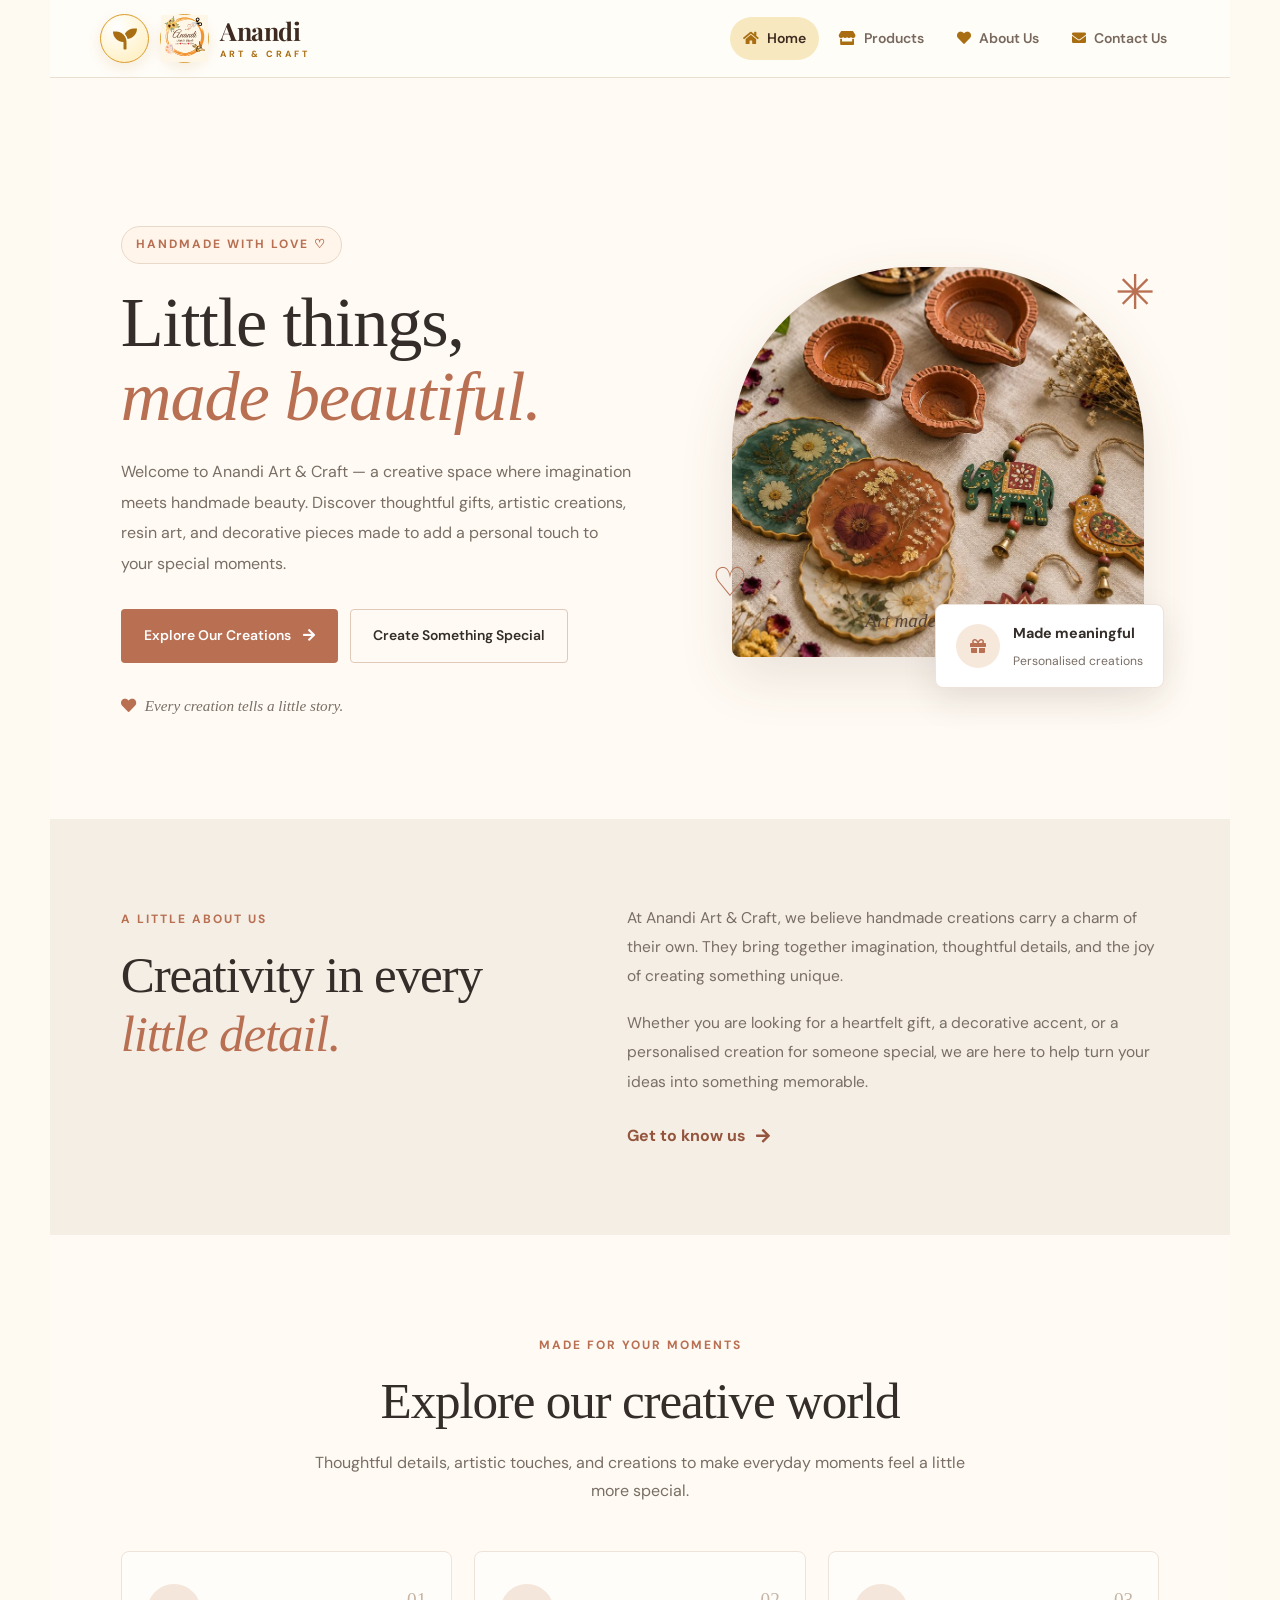
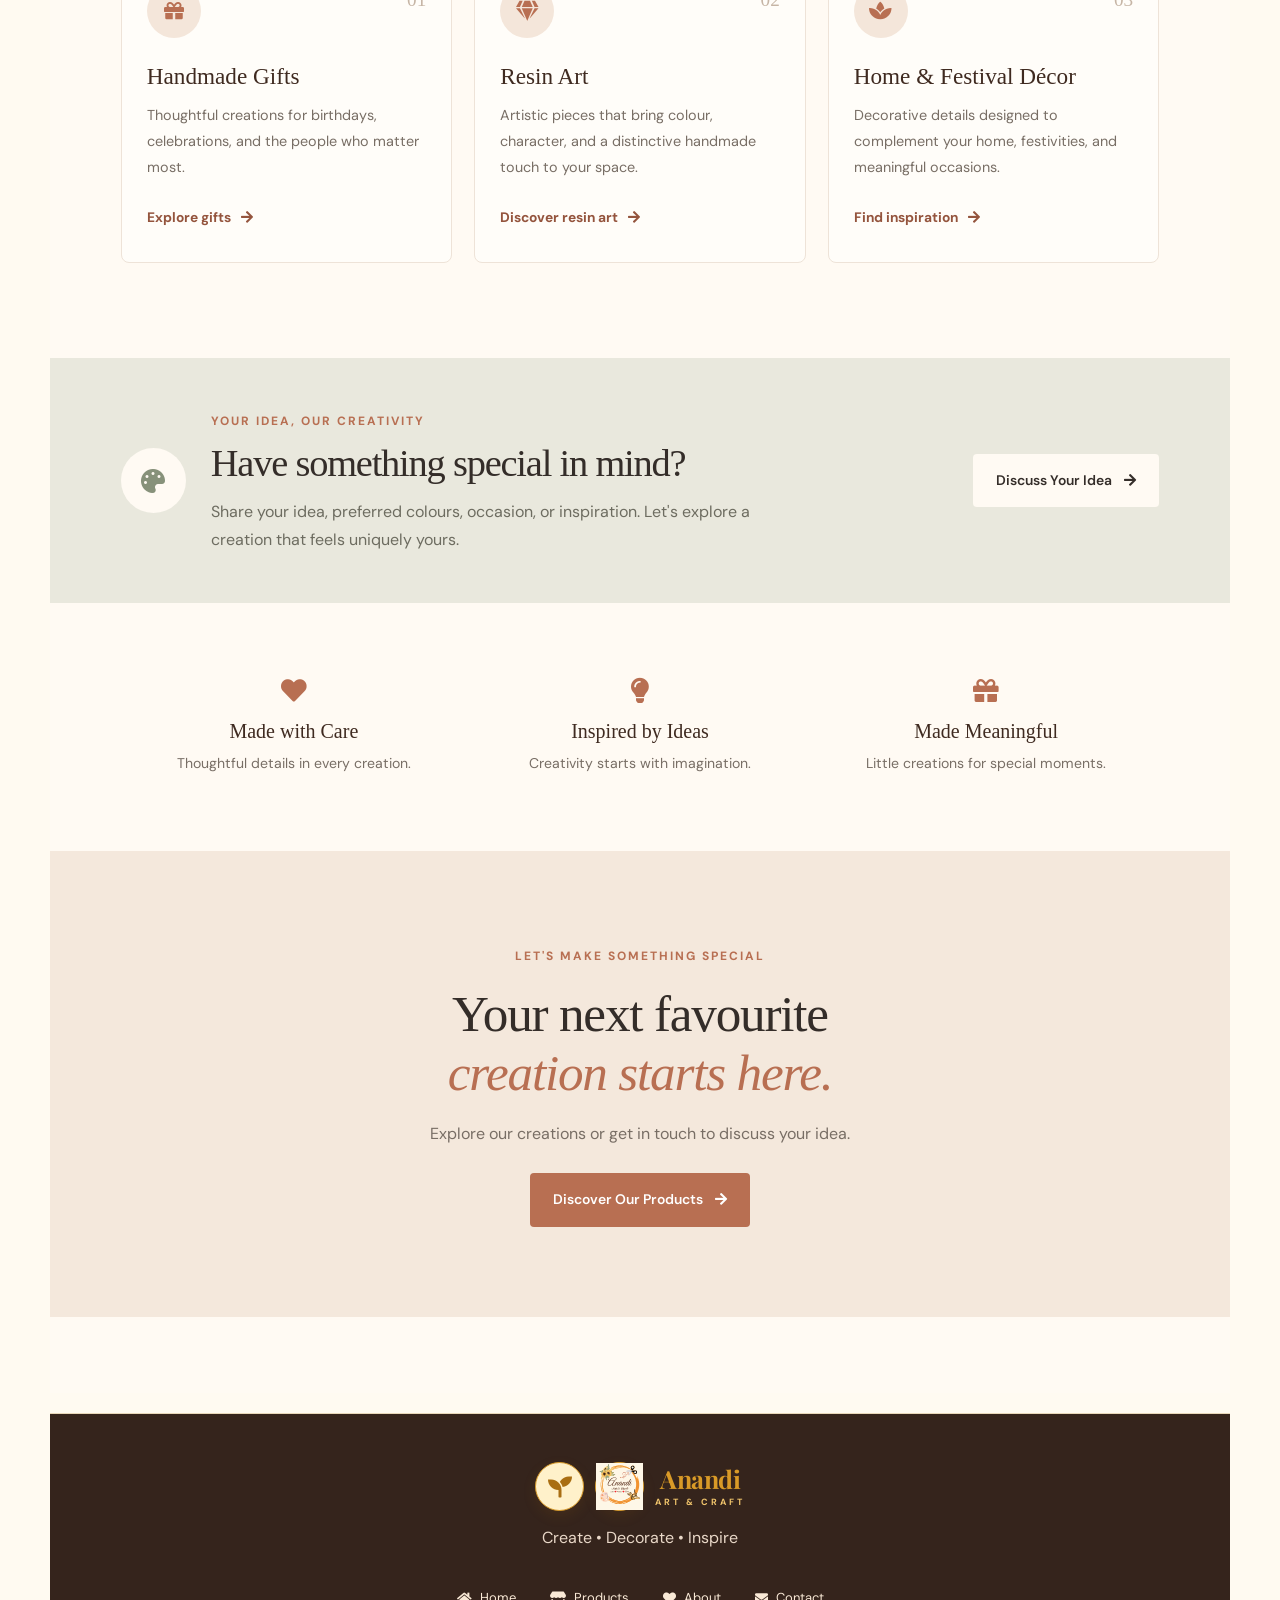
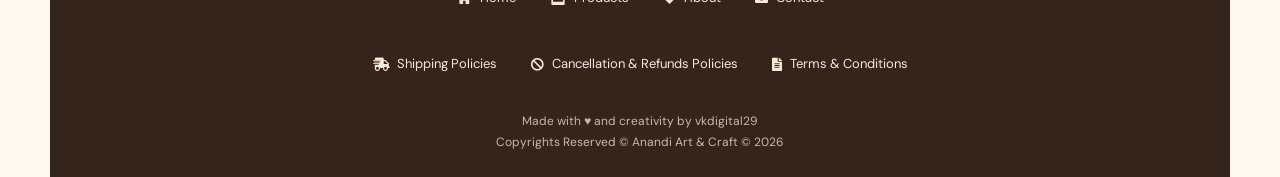
<file: index.html>
<!DOCTYPE html><html lang="en"><head>
    <meta charset="utf-8">
    <meta name="viewport" content="width=device-width, initial-scale=1">
    <meta name="description" content="Anandi Art & Craft about handmade gifts, resin art, custom orders, and home or festival décor.">
<meta name="author" content="Anandi Art & Craft">

<title>HomePage - Anandi Art & Craft</title>

<!-- Font Awesome -->
<link rel="stylesheet"
    href="https://cdnjs.cloudflare.com/ajax/libs/font-awesome/5.15.3/css/all.min.css">

<!-- Google Fonts -->
<link rel="preconnect" href="https://fonts.gstatic.com" crossorigin>

<!-- Custom CSS -->
<link rel="stylesheet" href="Css/style1.css">

<!-- Favicon -->
<link rel="icon" type="image/x-icon" href="favicon/favicon48.ico">
<style>
    /* ========================================
   ANANDI ART & CRAFT — HOMEPAGE
   Independent styling; preserves style1.css
======================================== */

.anandi-home {
    --home-cream: #fffaf3;
    --home-paper: #f5eee4;
    --home-terracotta: #b86f52;
    --home-terracotta-dark: #94543d;
    --home-sage: #87917a;
    --home-ink: #342d29;
    --home-muted: #786e65;
    --home-white: #ffffff;

    background: var(--home-cream);
    color: var(--home-ink);
    font-family: inherit;
    overflow: hidden;
}

.anandi-home *,
.anandi-home *::before,
.anandi-home *::after {
    box-sizing: border-box;
}

.anandi-home img {
    max-width: 100%;
}

.anandi-home a {
    text-decoration: none;
}

.anandi-home .section-eyebrow,
.anandi-home .hero-eyebrow {
    display: inline-block;
    color: var(--home-terracotta);
    font-size: 0.75rem;
    font-weight: 700;
    letter-spacing: 2px;
    line-height: 1.8;
}

.anandi-home h1,
.anandi-home h2,
.anandi-home h3,
.anandi-home p {
    margin-top: 0;
}

.anandi-home h1,
.anandi-home h2 {
    color: var(--home-ink);
    font-family: Georgia, "Times New Roman", serif;
    font-weight: 500;
    letter-spacing: -1.2px;
}

.anandi-home h1 span,
.anandi-home h2 span {
    color: var(--home-terracotta);
    font-style: italic;
}


/* HERO */

.anandi-home .home-hero {
    width: min(1200px, 100%);
    margin: 0 auto;
    padding: 90px 6% 100px;
    display: grid;
    grid-template-columns: 1.1fr 0.9fr;
    align-items: center;
    gap: 55px;
}

.anandi-home .hero-content {
    max-width: 590px;
}

.anandi-home .hero-eyebrow {
    margin-bottom: 22px;
    padding: 7px 14px;
    border: 1px solid #ead8c9;
    border-radius: 30px;
    background: #fff5eb;
}

.anandi-home .hero-content h1 {
    margin-bottom: 24px;
    font-size: clamp(3rem, 5.5vw, 5.3rem);
    line-height: 1.05;
}

.anandi-home .hero-description {
    max-width: 510px;
    margin-bottom: 30px;
    color: var(--home-muted);
    font-size: 1rem;
    line-height: 1.9;
}

.anandi-home .hero-buttons {
    display: flex;
    flex-wrap: wrap;
    gap: 12px;
}

.anandi-home .home-btn {
    min-height: 50px;
    padding: 14px 22px;
    display: inline-flex;
    align-items: center;
    justify-content: center;
    gap: 12px;
    border: 1px solid transparent;
    border-radius: 4px;
    font-size: 0.87rem;
    font-weight: 600;
    transition: transform 0.25s ease, background 0.25s ease;
}

.anandi-home .home-btn:hover {
    transform: translateY(-3px);
}

.anandi-home .home-btn-primary {
    background: var(--home-terracotta);
    color: var(--home-white);
}

.anandi-home .home-btn-primary:hover {
    background: var(--home-terracotta-dark);
}

.anandi-home .home-btn-secondary {
    border-color: #dfc9b8;
    color: var(--home-ink);
    background: transparent;
}

.anandi-home .home-btn-secondary:hover {
    background: #f4e9dc;
}

.anandi-home .hero-note {
    display: flex;
    align-items: center;
    gap: 9px;
    margin-top: 30px;
    color: var(--home-muted);
    font-family: Georgia, "Times New Roman", serif;
    font-size: 0.95rem;
    font-style: italic;
}

.anandi-home .hero-note i {
    color: var(--home-terracotta);
}


/* HERO IMAGE */

.anandi-home .hero-visual {
    position: relative;
    min-width: 0;
    padding: 15px 15px 35px;
}

.anandi-home .hero-image-main {
    position: relative;
    min-height: 390px;
    overflow: hidden;
    border-radius: 180px 180px 8px 8px;
    background: linear-gradient(145deg, #e8d6c4, #c7b59e);
    box-shadow: 0 20px 55px rgba(79, 54, 38, 0.12);
}

.anandi-home .hero-image-main img {
    position: absolute;
    inset: 0;
    width: 100%;
    height: 100%;
    object-fit: cover;
}

.anandi-home .hero-image-main.image-placeholder {
    background:
        radial-gradient(circle at 50% 35%, #fff6e8 0 12%, transparent 12.5%),
        linear-gradient(145deg, #d5c7b2, #b7a28b);
}

.anandi-home .image-placeholder-label {
    position: absolute;
    right: 15px;
    bottom: 20px;
    left: 15px;
    color: #594638;
    text-align: center;
    font-family: Georgia, "Times New Roman", serif;
    font-size: 1.2rem;
    font-style: italic;
}

.anandi-home .hero-floating-card {
    position: absolute;
    right: -5px;
    bottom: 4px;
    display: flex;
    align-items: center;
    gap: 13px;
    padding: 16px 20px;
    border: 1px solid #eee3d8;
    border-radius: 8px;
    background: var(--home-white);
    box-shadow: 0 12px 35px rgba(57, 43, 32, 0.1);
}

.anandi-home .floating-icon {
    width: 44px;
    height: 44px;
    display: grid;
    place-items: center;
    border-radius: 50%;
    background: #f7e8dc;
    color: var(--home-terracotta);
}

.anandi-home .hero-floating-card strong,
.anandi-home .hero-floating-card small {
    display: block;
}

.anandi-home .hero-floating-card strong {
    margin-bottom: 5px;
    font-size: 0.9rem;
}

.anandi-home .hero-floating-card small {
    color: var(--home-muted);
    font-size: 0.76rem;
}

.anandi-home .hero-decoration {
    position: absolute;
    color: var(--home-terracotta);
    font-family: Georgia, "Times New Roman", serif;
}

.anandi-home .hero-decoration-one {
    top: 0;
    right: 4px;
    font-size: 3rem;
}

.anandi-home .hero-decoration-two {
    bottom: 75px;
    left: -5px;
    font-size: 2.5rem;
}


/* BRAND INTRODUCTION */

.anandi-home .home-intro {
    display: grid;
    grid-template-columns: 0.9fr 1.1fr;
    align-items: start;
    gap: 70px;
    padding: 85px max(6%, calc((100% - 1050px) / 2));
    background: var(--home-paper);
}

.anandi-home .home-intro h2,
.anandi-home .section-heading h2,
.anandi-home .personalise-content h2,
.anandi-home .home-final-cta h2 {
    margin: 15px 0 0;
    font-size: clamp(2.2rem, 4vw, 3.5rem);
    line-height: 1.15;
}

.anandi-home .intro-copy p {
    margin-bottom: 17px;
    color: var(--home-muted);
    font-size: 0.97rem;
    line-height: 1.9;
}

.anandi-home .text-link {
    display: inline-flex;
    align-items: center;
    gap: 10px;
    margin-top: 8px;
    color: var(--home-terracotta-dark);
    font-weight: 700;
}

.anandi-home .text-link i,
.anandi-home .collection-card a i {
    transition: transform 0.2s ease;
}

.anandi-home .text-link:hover i,
.anandi-home .collection-card a:hover i {
    transform: translateX(5px);
}


/* COLLECTIONS */

.anandi-home .home-collections {
    max-width: 1200px;
    margin: 0 auto;
    padding: 95px 6%;
}

.anandi-home .section-heading {
    max-width: 650px;
    margin: 0 auto 45px;
    text-align: center;
}

.anandi-home .section-heading h2 {
    font-size: clamp(2rem, 4vw, 3.2rem);
}

.anandi-home .section-heading p {
    margin: 18px 0 0;
    color: var(--home-muted);
    line-height: 1.8;
}

.anandi-home .collection-grid {
    display: grid;
    grid-template-columns: repeat(3, minmax(0, 1fr));
    gap: 22px;
}

.anandi-home .collection-card {
    position: relative;
    padding: 32px 25px;
    border: 1px solid #eee3d8;
    border-radius: 8px;
    background: #fffdf9;
    transition: transform 0.25s ease, box-shadow 0.25s ease;
}

.anandi-home .collection-card:hover {
    transform: translateY(-7px);
    box-shadow: 0 18px 40px rgba(64, 45, 32, 0.08);
}

.anandi-home .collection-icon {
    width: 54px;
    height: 54px;
    display: grid;
    place-items: center;
    border-radius: 50%;
    background: #f4e6da;
    color: var(--home-terracotta);
    font-size: 1.25rem;
}

.anandi-home .collection-number {
    position: absolute;
    top: 32px;
    right: 25px;
    color: #c6b5a5;
    font-family: Georgia, "Times New Roman", serif;
    font-size: 1.2rem;
}

.anandi-home .collection-card h3 {
    margin: 25px 0 12px;
    font-family: Georgia, "Times New Roman", serif;
    font-size: 1.45rem;
    font-weight: 500;
}

.anandi-home .collection-card p {
    min-height: 78px;
    margin-bottom: 22px;
    color: var(--home-muted);
    font-size: 0.9rem;
    line-height: 1.8;
}

.anandi-home .collection-card a {
    display: inline-flex;
    align-items: center;
    gap: 10px;
    color: var(--home-terracotta-dark);
    font-size: 0.86rem;
    font-weight: 700;
}


/* PERSONALISATION BANNER */

.anandi-home .home-personalise {
    display: flex;
    align-items: center;
    gap: 25px;
    padding: 48px max(6%, calc((100% - 1050px) / 2));
    background: #e9e8dd;
}

.anandi-home .personalise-icon {
    width: 65px;
    height: 65px;
    flex: 0 0 65px;
    display: grid;
    place-items: center;
    border-radius: 50%;
    background: #fffaf3;
    color: var(--home-sage);
    font-size: 1.5rem;
}

.anandi-home .personalise-content {
    flex: 1;
}

.anandi-home .personalise-content h2 {
    margin-top: 8px;
    font-size: clamp(1.7rem, 3vw, 2.5rem);
}

.anandi-home .personalise-content p {
    max-width: 600px;
    margin: 12px 0 0;
    color: #6d6c60;
    line-height: 1.8;
}

.anandi-home .home-btn-light {
    flex-shrink: 0;
    background: #fffaf3;
    color: var(--home-ink);
}

.anandi-home .home-btn-light:hover {
    background: #ffffff;
}


/* BRAND VALUES */

.anandi-home .home-values {
    max-width: 1150px;
    margin: 0 auto;
    padding: 65px 6%;
    display: grid;
    grid-template-columns: repeat(3, minmax(0, 1fr));
    gap: 30px;
    text-align: center;
}

.anandi-home .value-item {
    padding: 10px;
}

.anandi-home .value-item > i {
    margin-bottom: 15px;
    color: var(--home-terracotta);
    font-size: 1.6rem;
}

.anandi-home .value-item h3 {
    margin-bottom: 9px;
    font-family: Georgia, "Times New Roman", serif;
    font-size: 1.25rem;
    font-weight: 500;
}

.anandi-home .value-item p {
    margin-bottom: 0;
    color: var(--home-muted);
    font-size: 0.88rem;
    line-height: 1.7;
}


/* FINAL CTA */

.anandi-home .home-final-cta {
    padding: 90px 6%;
    background: #f4e8dc;
    text-align: center;
}

.anandi-home .home-final-cta h2 {
    margin: 17px 0;
}

.anandi-home .home-final-cta p {
    margin-bottom: 25px;
    color: var(--home-muted);
    line-height: 1.8;
}

.anandi-home .home-final-cta .home-btn {
    display: inline-flex;
}


/* RESPONSIVE */

@media (max-width: 900px) {
    .anandi-home .home-hero {
        grid-template-columns: 1fr 0.85fr;
        gap: 25px;
        padding-top: 65px;
    }

    .anandi-home .hero-image-main {
        min-height: 320px;
    }

    .anandi-home .home-intro {
        gap: 35px;
    }

    .anandi-home .collection-grid {
        gap: 14px;
    }

    .anandi-home .collection-card {
        padding: 25px 18px;
    }

    .anandi-home .home-personalise {
        flex-wrap: wrap;
    }

    .anandi-home .personalise-content {
        min-width: 60%;
    }

    .anandi-home .home-btn-light {
        margin-left: 90px;
    }
}

@media (max-width: 650px) {
    .anandi-home .home-hero {
        grid-template-columns: 1fr;
        gap: 30px;
        padding: 55px 6% 65px;
    }

    .anandi-home .hero-content h1 {
        font-size: clamp(2.8rem, 12vw, 4.1rem);
    }

    .anandi-home .hero-description {
        font-size: 0.94rem;
    }

    .anandi-home .hero-visual {
        width: 100%;
        max-width: 420px;
        margin: 0 auto;
    }

    .anandi-home .hero-image-main {
        min-height: 340px;
    }

    .anandi-home .hero-floating-card {
        right: -2px;
    }

    .anandi-home .home-intro {
        grid-template-columns: 1fr;
        gap: 25px;
        padding: 60px 7%;
    }

    .anandi-home .home-collections {
        padding: 65px 6%;
    }

    .anandi-home .collection-grid {
        grid-template-columns: 1fr;
    }

    .anandi-home .collection-card p {
        min-height: 0;
    }

    .anandi-home .home-personalise {
        align-items: flex-start;
        padding: 40px 7%;
        gap: 18px;
    }

    .anandi-home .personalise-icon {
        width: 48px;
        height: 48px;
        flex-basis: 48px;
        font-size: 1.1rem;
    }

    .anandi-home .personalise-content {
        min-width: 0;
    }

    .anandi-home .home-btn-light {
        margin-left: 66px;
    }

    .anandi-home .home-values {
        grid-template-columns: 1fr;
        gap: 22px;
        padding: 50px 7%;
    }

    .anandi-home .home-final-cta {
        padding: 65px 7%;
    }
}

@media (max-width: 380px) {
    .anandi-home .hero-buttons {
        flex-direction: column;
        align-items: stretch;
    }

    .anandi-home .hero-buttons .home-btn {
        width: 100%;
    }

    .anandi-home .hero-image-main {
        min-height: 285px;
    }

    .anandi-home .hero-floating-card {
        padding: 12px;
    }

    .anandi-home .home-btn-light {
        width: 100%;
        margin-left: 0;
    }
}

@media (prefers-reduced-motion: reduce) {
    .anandi-home *,
    .anandi-home *::before,
    .anandi-home *::after {
        scroll-behavior: auto !important;
        transition: none !important;
    }
                    }
   .anandi-home .home-logo-image {
  display: block;
  width: 50%;
  max-width: 120px;
  max-height: 120px;
  height: auto;
  object-fit: contain;
}

.anandi-home .home-logo {
  display: inline-flex;
  align-items: center;
  gap: 14px;
  text-decoration: none;
}

@media (max-width: 560px) {
  .anandi-home .home-logo-image {
    max-width: 90px;
    max-height: 90px;
  }
} 
</style>
</head>
    <body>
        <div class="container">
<!-- =========================
     HEADER / NAVIGATION
========================== -->

<header>

          <a href="index.html" class="brand-logo" aria-label="Anandi Art and Craft home">
            <span class="logo-icon"><i class="fas fa-seedling" aria-hidden="true"></i></span>
            <span class="logo-icon"><img src="Img/Anandi logo.svg"></span>
            <span class="logo-text"><span class="brand-name">Anandi</span><span class="brand-subtitle">ART &amp; CRAFT</span></span>
        </a>
        <div id="menu" class="fas fa-bars" role="button" tabindex="0" aria-label="Open navigation menu" aria-expanded="false"></div>
        <nav class="navbar" aria-label="Main navigation">
            <a href="index.html" class="active" aria-current="page"><i class="fas fa-home" aria-hidden="true"></i> Home</a>
            <a href="products.html"><i class="fas fa-store" aria-hidden="true"></i> Products</a>
            <a href="about.html"><i class="fas fa-heart" aria-hidden="true"></i> About Us</a>
            <a href="contact.html"><i class="fas fa-envelope" aria-hidden="true"></i> Contact Us</a>
        </nav>
</header>

            <main class="anandi-home">

    <!-- HERO SECTION -->
    <section class="home-hero">
        <div class="hero-content">
            <span class="hero-eyebrow">
                HANDMADE WITH LOVE ♡
            </span>

            <h1>
                Little things,<br>
                <span>made beautiful.</span>
            </h1>

            <p class="hero-description">
                Welcome to Anandi Art & Craft — a creative space
                where imagination meets handmade beauty. Discover
                thoughtful gifts, artistic creations, resin art, and
                decorative pieces made to add a personal touch to
                your special moments.
            </p>

            <div class="hero-buttons">
                <a href="products.html" class="home-btn home-btn-primary">
                    Explore Our Creations
                    <i class="fas fa-arrow-right"></i>
                </a>

                <a href="contact.html" class="home-btn home-btn-secondary">
                    Create Something Special
                </a>
            </div>

            <div class="hero-note">
                <i class="fas fa-heart"></i>
                Every creation tells a little story.
            </div>
        </div>

        <div class="hero-visual">
            <!-- Replace these placeholders with your actual product images -->
            <div class="hero-image-main">
                <img
                    src="Img/hero-craft.jpg"
                    alt="Handcrafted decorative artwork"
                    onerror="this.style.display='none'; this.parentElement.classList.add('image-placeholder');"
                >
                <span class="image-placeholder-label">
                    Art made with love
                </span>
            </div>

            <div class="hero-floating-card">
                <span class="floating-icon">
                    <i class="fas fa-gift"></i>
                </span>
                <div>
                    <strong>Made meaningful</strong>
                    <small>Personalised creations</small>
                </div>
            </div>

            <span class="hero-decoration hero-decoration-one">✳</span>
            <span class="hero-decoration hero-decoration-two">♡</span>
        </div>
    </section>


    <!-- BRAND INTRODUCTION -->
    <section class="home-intro">
        <div class="intro-heading">
            <span class="section-eyebrow">A LITTLE ABOUT US</span>

            <h2>
                Creativity in every<br>
                <span>little detail.</span>
            </h2>
        </div>

        <div class="intro-copy">
            <p>
                At Anandi Art & Craft, we believe handmade creations
                carry a charm of their own. They bring together
                imagination, thoughtful details, and the joy of
                creating something unique.
            </p>

            <p>
                Whether you are looking for a heartfelt gift, a
                decorative accent, or a personalised creation for
                someone special, we are here to help turn your ideas
                into something memorable.
            </p>

            <a href="about.html" class="text-link">
                Get to know us
                <i class="fas fa-arrow-right"></i>
            </a>
        </div>
    </section>


    <!-- WHAT WE CREATE -->
    <section class="home-collections">
        <div class="section-heading">
            <span class="section-eyebrow">MADE FOR YOUR MOMENTS</span>

            <h2>Explore our creative world</h2>

            <p>
                Thoughtful details, artistic touches, and creations
                to make everyday moments feel a little more special.
            </p>
        </div>

        <div class="collection-grid">

            <article class="collection-card">
                <div class="collection-icon">
                    <i class="fas fa-gift"></i>
                </div>

                <span class="collection-number">01</span>

                <h3>Handmade Gifts</h3>

                <p>
                    Thoughtful creations for birthdays, celebrations,
                    and the people who matter most.
                </p>

                <a href="products.html" aria-label="Explore handmade gifts">
                    Explore gifts
                    <i class="fas fa-arrow-right"></i>
                </a>
            </article>


            <article class="collection-card">
                <div class="collection-icon">
                    <i class="fas fa-gem"></i>
                </div>

                <span class="collection-number">02</span>

                <h3>Resin Art</h3>

                <p>
                    Artistic pieces that bring colour, character,
                    and a distinctive handmade touch to your space.
                </p>

                <a href="products.html" aria-label="Explore resin art">
                    Discover resin art
                    <i class="fas fa-arrow-right"></i>
                </a>
            </article>


            <article class="collection-card">
                <div class="collection-icon">
                    <i class="fas fa-spa"></i>
                </div>

                <span class="collection-number">03</span>

                <h3>Home & Festival Décor</h3>

                <p>
                    Decorative details designed to complement your
                    home, festivities, and meaningful occasions.
                </p>

                <a href="products.html" aria-label="Explore home and festival decor">
                    Find inspiration
                    <i class="fas fa-arrow-right"></i>
                </a>
            </article>

        </div>
    </section>


    <!-- PERSONALISATION SECTION -->
    <section class="home-personalise">
        <div class="personalise-icon">
            <i class="fas fa-palette"></i>
        </div>

        <div class="personalise-content">
            <span class="section-eyebrow">YOUR IDEA, OUR CREATIVITY</span>

            <h2>Have something special in mind?</h2>

            <p>
                Share your idea, preferred colours, occasion, or
                inspiration. Let's explore a creation that feels
                uniquely yours.
            </p>
        </div>

        <a href="contact.html" class="home-btn home-btn-light">
            Discuss Your Idea
            <i class="fas fa-arrow-right"></i>
        </a>
    </section>


    <!-- BRAND VALUES -->
    <section class="home-values">
        <div class="value-item">
            <i class="fas fa-heart"></i>
            <h3>Made with Care</h3>
            <p>Thoughtful details in every creation.</p>
        </div>

        <div class="value-item">
            <i class="fas fa-lightbulb"></i>
            <h3>Inspired by Ideas</h3>
            <p>Creativity starts with imagination.</p>
        </div>

        <div class="value-item">
            <i class="fas fa-gift"></i>
            <h3>Made Meaningful</h3>
            <p>Little creations for special moments.</p>
        </div>
    </section>


    <!-- FINAL CALL TO ACTION -->
    <section class="home-final-cta">
        <span class="section-eyebrow">LET'S MAKE SOMETHING SPECIAL</span>

        <h2>
            Your next favourite<br>
            <span>creation starts here.</span>
        </h2>

        <p>
            Explore our creations or get in touch to discuss your idea.
        </p>

        <a href="products.html" class="home-btn home-btn-primary">
            Discover Our Products
            <i class="fas fa-arrow-right"></i>
        </a>
    </section>
                
            </main>
<!-- =========================
     FOOTER
========================== -->

<section class="footer">
    
    <div class="footer-brand">
            <a href="index.html" class="brand-logo">
    <span class="logo-icon">
        <i class="fas fa-seedling"></i>
    </span>
        <span class="logo-icon"><img src="Img/Anandi logo.svg"></span>
            

    <span class="logo-text">
        <span class="brand-name" style="color:var(--gold)">Anandi</span>
        <span class="brand-subtitle">ART & CRAFT</span>
    </span>
</a>
            <p>
                Create • Decorate • Inspire
            </p>
        </div>
        
        <div class="footer-links">

            <a href="index.html">
                <i class="fas fa-home"></i> Home
            </a>
                <a href="products.html">
            <i class="fas fa-store"></i>
            Products
        </a>
            <a href="about.html">
                <i class="fas fa-heart"></i> About
            </a>

            <a href="contact.html">
                <i class="fas fa-envelope"></i> Contact
            </a>

        </div>
<div class="footer-links">
        <a href="shipping.html"><i class="fas fa-shipping-fast"></i>Shipping Policies</a>
        <a href="refund-policy.html"><i class="fas fa-ban"></i>Cancellation &amp; Refunds Policies</a>
        <a href="terms.html"><i class="fas fa-file-alt"></i>Terms & Conditions</a>
</div>
    
    <p class="credit">
        Made with ♥ and creativity by vkdigital29
    </p>

    <p class="credit">
        Copyrights Reserved © Anandi Art & Craft © 2026
    </p> 

</section>

</div>
        
<!-- =========================
     MOBILE MENU SCRIPT
========================== --><script>

    const menu = document.querySelector('#menu');
    const navbar = document.querySelector('.navbar');

    menu.addEventListener('click', () => {

        navbar.classList.toggle('active');

        menu.classList.toggle('fa-bars');
        menu.classList.toggle('fa-times');

    });


    /* Close mobile menu after clicking a link */

    document.querySelectorAll('.navbar a').forEach(link => {

        link.addEventListener('click', () => {

            navbar.classList.remove('active');

            menu.classList.add('fa-bars');
            menu.classList.remove('fa-times');

        });

    });

</script></body>
</html>
</file>
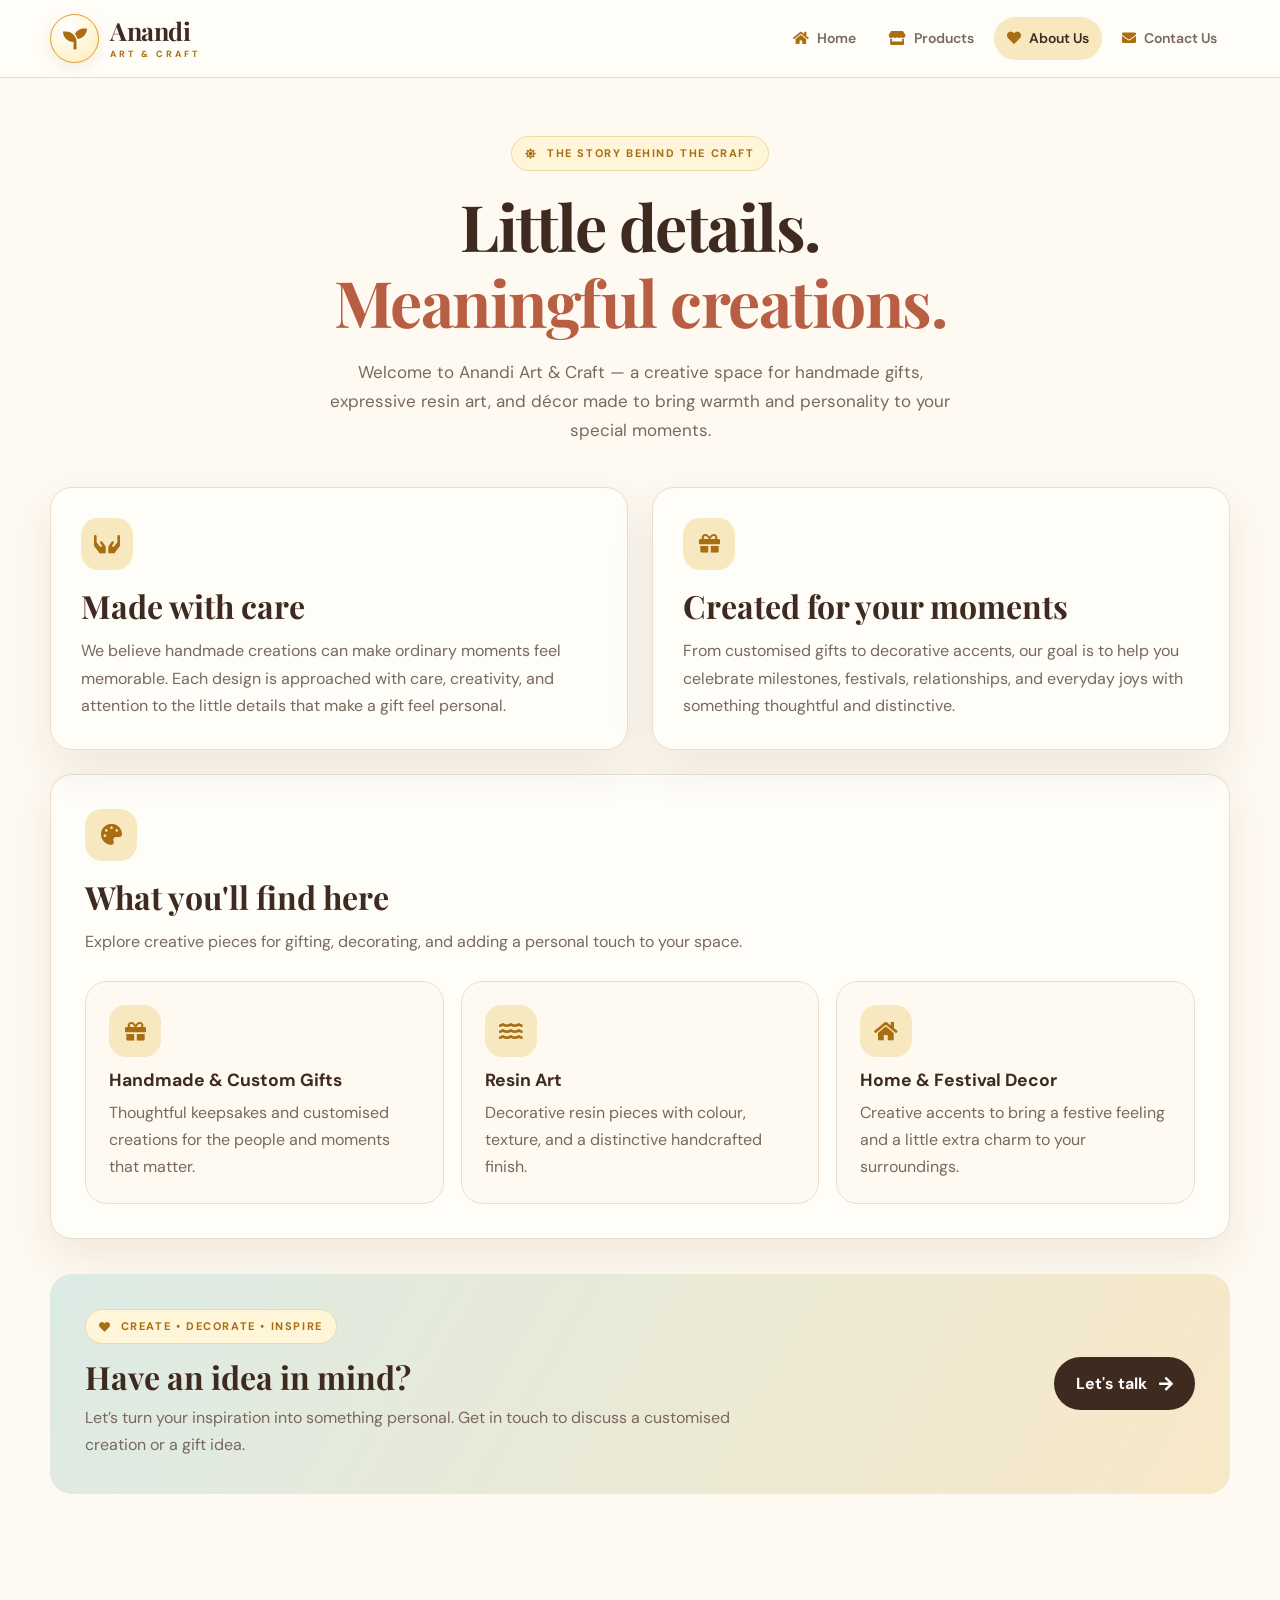
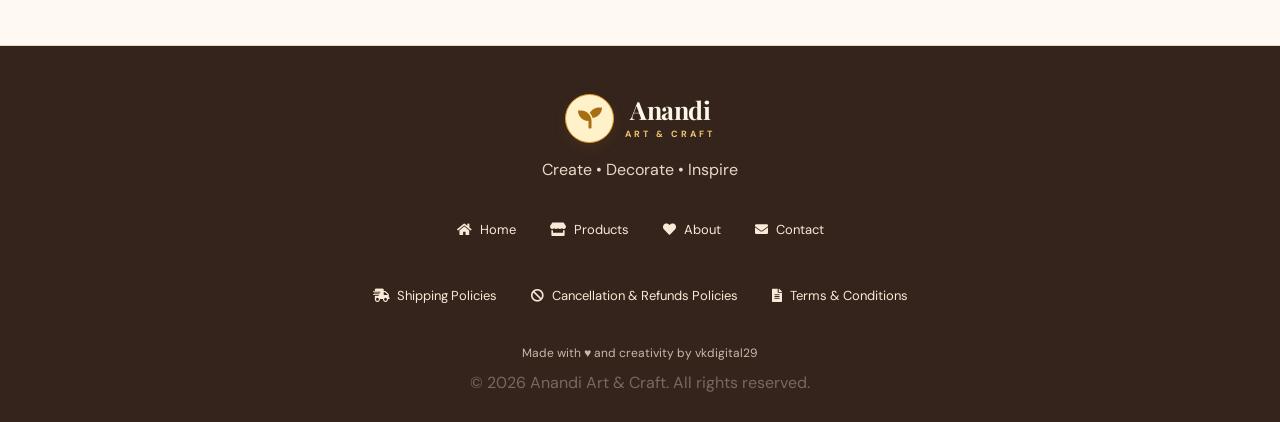
<file: about.html>
<!DOCTYPE html>
<html lang="en">
<head>
    <meta charset="UTF-8">
    <meta name="viewport" content="width=device-width, initial-scale=1.0">
    <meta name="description" content="Discover Anandi Art & Craft — handmade gifts, resin art, and thoughtful home and festival décor.">
    <meta name="theme-color" content="#fffaf1">
    <title>About Us | Anandi Art &amp; Craft</title>
    <link rel="stylesheet" href="https://cdnjs.cloudflare.com/ajax/libs/font-awesome/5.15.3/css/all.min.css">
    <link rel="stylesheet" href="Css/style1.css"><!-- Favicon -->
<link rel="icon" type="image/x-icon" href="favicon/favicon48.ico">
</head>
<body>
    <header>
        <a href="index.html" class="brand-logo" aria-label="Anandi Art and Craft home">
            <span class="logo-icon"><i class="fas fa-seedling" aria-hidden="true"></i></span>
            <span class="logo-text"><span class="brand-name">Anandi</span><span class="brand-subtitle">ART &amp; CRAFT</span></span>
        </a>
        <div id="menu" class="fas fa-bars" role="button" tabindex="0" aria-label="Open navigation menu" aria-expanded="false"></div>
        <nav class="navbar" aria-label="Main navigation">
            <a href="index.html"><i class="fas fa-home" aria-hidden="true"></i> Home</a>
            <a href="products.html"><i class="fas fa-store" aria-hidden="true"></i> Products</a>
            <a href="about.html" class="active" aria-current="page"><i class="fas fa-heart" aria-hidden="true"></i> About Us</a>
            <a href="contact.html"><i class="fas fa-envelope" aria-hidden="true"></i> Contact Us</a>
        </nav>
    </header>
    <main class="about-page container">
        <section class="about-hero">
            <span class="section-tag"><i class="fas fa-sun" aria-hidden="true"></i> THE STORY BEHIND THE CRAFT</span>
            <h1>Little details.<br><span>Meaningful creations.</span></h1>
            <p>Welcome to Anandi Art &amp; Craft — a creative space for handmade gifts, expressive resin art, and décor made to bring warmth and personality to your special moments.</p>
        </section>
        <section class="about-grid" aria-label="About our brand">
            <article class="about-card">
                <div class="about-icon"><i class="fas fa-hands" aria-hidden="true"></i></div>
                <h2>Made with care</h2>
                <p>We believe handmade creations can make ordinary moments feel memorable. Each design is approached with care, creativity, and attention to the little details that make a gift feel personal.</p>
            </article>
            <article class="about-card">
                <div class="about-icon"><i class="fas fa-gift" aria-hidden="true"></i></div>
                <h2>Created for your moments</h2>
                <p>From customised gifts to decorative accents, our goal is to help you celebrate milestones, festivals, relationships, and everyday joys with something thoughtful and distinctive.</p>
            </article>
        </section>
        <section class="about-box">
            <div class="about-icon"><i class="fas fa-palette" aria-hidden="true"></i></div>
            <h2>What you'll find here</h2>
            <p>Explore creative pieces for gifting, decorating, and adding a personal touch to your space.</p>
            <div class="about-values">
                <article class="value-card"><div class="about-icon"><i class="fas fa-gift" aria-hidden="true"></i></div><h3>Handmade &amp; Custom Gifts</h3><p>Thoughtful keepsakes and customised creations for the people and moments that matter.</p></article>
                <article class="value-card"><div class="about-icon"><i class="fas fa-water" aria-hidden="true"></i></div><h3>Resin Art</h3><p>Decorative resin pieces with colour, texture, and a distinctive handcrafted finish.</p></article>
                <article class="value-card"><div class="about-icon"><i class="fas fa-home" aria-hidden="true"></i></div><h3>Home &amp; Festival Decor</h3><p>Creative accents to bring a festive feeling and a little extra charm to your surroundings.</p></article>
            </div>
        </section>
        <section class="resin-banner">
            <div><span class="section-tag"><i class="fas fa-heart" aria-hidden="true"></i> CREATE • DECORATE • INSPIRE</span><h2 style="margin-top:14px;">Have an idea in mind?</h2><p>Let’s turn your inspiration into something personal. Get in touch to discuss a customised creation or a gift idea.</p></div>
            <a class="btn" href="contact.html">Let's talk <i class="fas fa-arrow-right" aria-hidden="true"></i></a>
        </section>
    </main>
    <footer class="footer">
        <div class="footer-brand">
            <a href="index.html" class="brand-logo" aria-label="Anandi Art and Craft home">
                <span class="logo-icon"><i class="fas fa-seedling" aria-hidden="true"></i></span>
                <span class="logo-text"><span class="brand-name">Anandi</span><span class="brand-subtitle">ART &amp; CRAFT</span></span>
            </a>
            <p>Create • Decorate • Inspire</p>
        </div>
        <nav class="footer-links" aria-label="Footer navigation">
            <a href="index.html"><i class="fas fa-home" aria-hidden="true"></i> Home</a>
            <a href="products.html"><i class="fas fa-store" aria-hidden="true"></i> Products</a>
            <a href="about.html"><i class="fas fa-heart" aria-hidden="true"></i> About</a>
            <a href="contact.html"><i class="fas fa-envelope" aria-hidden="true"></i> Contact</a>
        </nav>
        <div class="footer-links">
        <a href="shipping.html"><i class="fas fa-shipping-fast"></i>Shipping Policies</a>
        <a href="refund-policy.html"><i class="fas fa-ban"></i>Cancellation &amp; Refunds Policies</a>
        <a href="terms.html"><i class="fas fa-file-alt"></i>Terms & Conditions</a>
        </div>
        
        <p class="credit">Made with ♥ and creativity by vkdigital29</p>
        <p class="copyright">© 2026 Anandi Art &amp; Craft. All rights reserved.</p>
    </footer>
    <script>
        const menu = document.getElementById('menu');
        const navbar = document.querySelector('.navbar');
        function toggleMenu() {
            const open = navbar.classList.toggle('active');
            menu.classList.toggle('fa-bars', !open);
            menu.classList.toggle('fa-times', open);
            menu.setAttribute('aria-expanded', String(open));
            menu.setAttribute('aria-label', open ? 'Close navigation menu' : 'Open navigation menu');
        }
        menu.addEventListener('click', toggleMenu);
        menu.addEventListener('keydown', event => {
            if (event.key === 'Enter' || event.key === ' ') { event.preventDefault(); toggleMenu(); }
        });
        document.querySelectorAll('.navbar a').forEach(link => link.addEventListener('click', () => {
            navbar.classList.remove('active');
            menu.classList.remove('fa-times');
            menu.classList.add('fa-bars');
            menu.setAttribute('aria-expanded', 'false');
        }));
    </script>
</body>
</html>
</file>
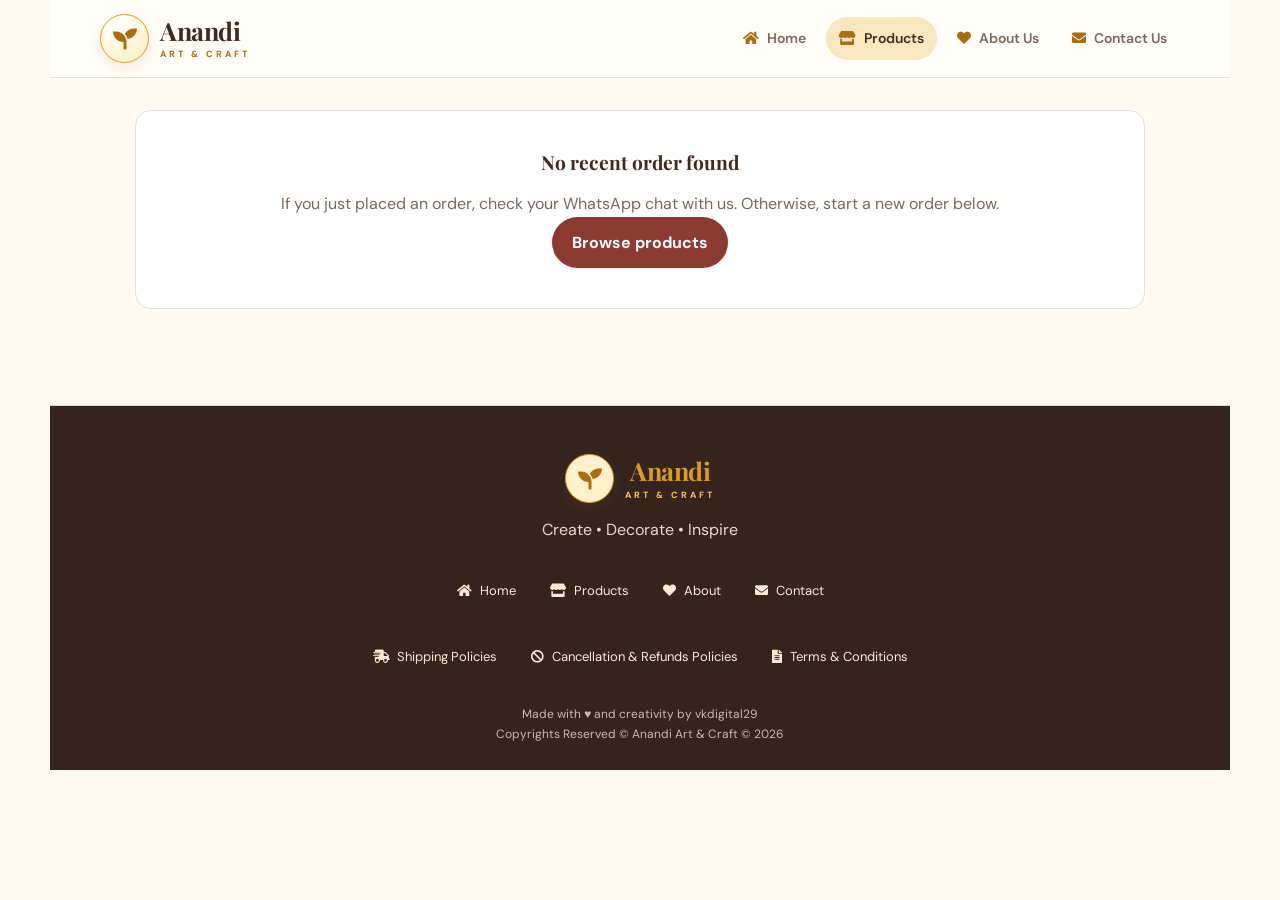
<file: confirmation.html>
<!DOCTYPE html>
<html lang="en">
<head>
<meta charset="utf-8">
<meta name="viewport" content="width=device-width, initial-scale=1">
<meta name="description" content="Your order confirmation from Anandi Art & Craft.">
<meta name="robots" content="noindex">

<title>Order Confirmation - Anandi Art & Craft</title>

<!-- Font Awesome -->
<link rel="stylesheet"
    href="https://cdnjs.cloudflare.com/ajax/libs/font-awesome/5.15.3/css/all.min.css">

<!-- Custom CSS -->
<link rel="stylesheet" href="Css/style1.css">
<link rel="stylesheet" href="Css/payment.css">

<!-- Favicon -->
<link rel="icon" type="image/x-icon" href="favicon/favicon48.ico">
</head>

<body>
<div class="container">

<!-- =========================
     HEADER / NAVIGATION
========================== -->
<header>
    <a href="index.html" class="brand-logo" aria-label="Anandi Art and Craft home">
        <span class="logo-icon"><i class="fas fa-seedling" aria-hidden="true"></i></span>
        <span class="logo-text"><span class="brand-name">Anandi</span><span class="brand-subtitle">ART &amp; CRAFT</span></span>
    </a>

    <div id="menu" class="fas fa-bars" role="button" tabindex="0" aria-label="Open navigation menu" aria-expanded="false"></div>

    <nav class="navbar" aria-label="Main navigation">
        <a href="index.html"><i class="fas fa-home" aria-hidden="true"></i> Home</a>
        <a href="products.html" class="active"><i class="fas fa-store" aria-hidden="true"></i> Products</a>
        <a href="about.html"><i class="fas fa-heart" aria-hidden="true"></i> About Us</a>
        <a href="contact.html"><i class="fas fa-envelope" aria-hidden="true"></i> Contact Us</a>
    </nav>
</header>

<main class="pay-page">

  <!-- No order found (page opened directly, or a new browser session) -->
  <section class="pay-card pay-empty" id="conf-empty" hidden>
    <h2>No recent order found</h2>
    <p>If you just placed an order, check your WhatsApp chat with us. Otherwise, start a new order below.</p>
    <a class="pay-btn" href="products.html">Browse products</a>
  </section>

  <div id="conf-content" hidden>

    <section class="conf-hero">
      <div class="conf-check" aria-hidden="true"><i class="fas fa-check"></i></div>
      <h1>Order received</h1>
      <p class="pay-lead" id="conf-lead"></p>
    </section>

    <div class="pay-layout">

      <!-- LEFT: next steps + delivery -->
      <div>
        <section class="pay-card">
          <h2>What happens next</h2>
          <ol class="conf-steps" id="conf-steps"></ol>
        </section>

        <section class="pay-card">
          <h2>Delivery details</h2>
          <dl class="conf-meta">
            <div><dt>Name</dt><dd id="c-name"></dd></div>
            <div><dt>Mobile</dt><dd id="c-phone"></dd></div>
            <div><dt>Address</dt><dd id="c-address"></dd></div>
            <div id="c-notes-row" hidden><dt>Notes</dt><dd id="c-notes"></dd></div>
          </dl>
        </section>
      </div>

      <!-- RIGHT: order summary -->
      <aside>
        <section class="pay-card">
          <h2>Order summary</h2>

          <dl class="conf-meta">
            <div><dt>Order ID</dt><dd><strong id="c-id"></strong></dd></div>
            <div><dt>Placed on</dt><dd id="c-date"></dd></div>
            <div><dt>Payment</dt><dd id="c-method"></dd></div>
          </dl>

          <ul class="pay-items" id="c-items"></ul>
          <div class="pay-total"><span>Total</span><span id="c-total"></span></div>
          <p class="pay-small">Delivery across India is included in the price. Handmade to order: <a href="refund-policy.html">no cancellation or refund after payment</a>.</p>
        </section>

        <div class="conf-actions">
          <a class="pay-btn full" id="c-whatsapp" target="_blank" rel="noopener noreferrer">Open WhatsApp chat</a>
          <button type="button" class="pay-btn secondary full" id="c-print">Print or save as PDF</button>
          <a class="pay-edit" href="products.html">Continue shopping</a>
        </div>
      </aside>
    </div>
  </div>
</main>

<!-- =========================
     FOOTER
========================== -->
<section class="footer">
    <div class="footer-brand">
        <a href="index.html" class="brand-logo">
            <span class="logo-icon"><i class="fas fa-seedling"></i></span>
            <span class="logo-text">
                <span class="brand-name" style="color:var(--gold)">Anandi</span>
                <span class="brand-subtitle">ART &amp; CRAFT</span>
            </span>
        </a>
        <p>Create • Decorate • Inspire</p>
    </div>

    <div class="footer-links">
        <a href="index.html"><i class="fas fa-home"></i> Home</a>
        <a href="products.html"><i class="fas fa-store"></i> Products</a>
        <a href="about.html"><i class="fas fa-heart"></i> About</a>
        <a href="contact.html"><i class="fas fa-envelope"></i> Contact</a>
    </div>

<div class="footer-links">
        <a href="shipping.html"><i class="fas fa-shipping-fast"></i>Shipping Policies</a>
        <a href="refund-policy.html"><i class="fas fa-ban"></i>Cancellation &amp; Refunds Policies</a>
        <a href="terms.html"><i class="fas fa-file-alt"></i>Terms & Conditions</a>
</div>
    
    <p class="credit">Made with ♥ and creativity by vkdigital29</p>
    <p class="credit">Copyrights Reserved © Anandi Art &amp; Craft © 2026</p>
</section>

</div>

<script>
(() => {
  "use strict";

  const ORDER_KEY = "anandi-last-order";
  const $ = id => document.getElementById(id);
  const rupees = n => "₹" + Number(n).toLocaleString("en-IN");

  function el(tag, className, text) {
    const node = document.createElement(tag);
    if (className) node.className = className;
    if (text !== undefined) node.textContent = text;
    return node;
  }

  // ---------- Read the order saved by payment.html ----------
  function loadOrder() {
    for (const store of [sessionStorage, localStorage]) {
      try {
        const raw = store.getItem(ORDER_KEY);
        if (raw) return JSON.parse(raw);
      } catch { /* try the next store */ }
    }
    return null;
  }

  const order = loadOrder();
  const valid = order && order.id && Array.isArray(order.items) && order.items.length && order.customer;

  if (!valid) {
    $("conf-empty").hidden = false;
    return;
  }

  $("conf-content").hidden = false;

  const paidByUpi = order.method === "upi";
  const firstName = String(order.customer.name || "").split(" ")[0];

  // ---------- Hero ----------
  $("conf-lead").textContent =
    "Thank you" + (firstName ? ", " + firstName : "") + ". Your order ID is " + order.id + ".";

  // ---------- Steps (depend on payment choice) ----------
  const steps = paidByUpi
    ? [
        "If you haven't already, send your payment screenshot in our WhatsApp chat.",
        "We check the payment and confirm your order on WhatsApp.",
        "We make your order by hand. It is usually ready and dispatched within 2–3 days of confirmation.",
        "We share delivery updates on WhatsApp."
      ]
    : [
        "We reply on WhatsApp with payment details.",
        "Pay by UPI and send your screenshot. We start making your order once payment is confirmed.",
        "We make your order by hand. It is usually ready and dispatched within 2–3 days of confirmation.",
        "We share delivery updates on WhatsApp."
      ];

  steps.forEach(text => $("conf-steps").appendChild(el("li", "", text)));

  // ---------- Delivery ----------
  const c = order.customer;
  $("c-name").textContent = c.name || "";
  $("c-phone").textContent = c.phone || "";
  $("c-address").textContent = [c.address, c.city, c.pin].filter(Boolean).join(", ");

  if (c.notes) {
    $("c-notes").textContent = c.notes;
    $("c-notes-row").hidden = false;
  }

  // ---------- Summary ----------
  $("c-id").textContent = order.id;

  const when = new Date(order.createdAt);
  $("c-date").textContent = isNaN(when)
    ? ""
    : when.toLocaleString("en-IN", { dateStyle: "medium", timeStyle: "short" });

  $("c-method").textContent = paidByUpi
    ? "UPI, awaiting our confirmation"
    : "Pay later, details on WhatsApp";

  order.items.forEach(item => {
    const li = el("li", "pay-item");

    const img = el("img");
    img.src = item.image || "";
    img.alt = "";
    img.addEventListener("error", () => { img.style.visibility = "hidden"; });

    const info = el("div");
    info.append(
      el("p", "pay-item-name", item.name),
      el("p", "pay-item-meta", rupees(item.price) + " × " + item.qty)
    );

    li.append(img, info, el("span", "pay-item-total", rupees(item.price * item.qty)));
    $("c-items").appendChild(li);
  });

  $("c-total").textContent = rupees(order.total);

  // ---------- Actions ----------
  const wa = $("c-whatsapp");
  if (order.whatsappLink && order.whatsappLink.startsWith("https://wa.me/")) {
    wa.href = order.whatsappLink;
  } else {
    wa.hidden = true;
  }

  $("c-print").addEventListener("click", () => window.print());

  document.title = "Order " + order.id + " - Anandi Art & Craft";
})();
</script>

<!-- =========================
     MOBILE MENU SCRIPT
========================== -->
<script>
    const menu = document.querySelector('#menu');
    const navbar = document.querySelector('.navbar');

    menu.addEventListener('click', () => {
        navbar.classList.toggle('active');
        menu.classList.toggle('fa-bars');
        menu.classList.toggle('fa-times');
    });

    document.querySelectorAll('.navbar a').forEach(link => {
        link.addEventListener('click', () => {
            navbar.classList.remove('active');
            menu.classList.add('fa-bars');
            menu.classList.remove('fa-times');
        });
    });
</script>

</body>
</html>
</file>
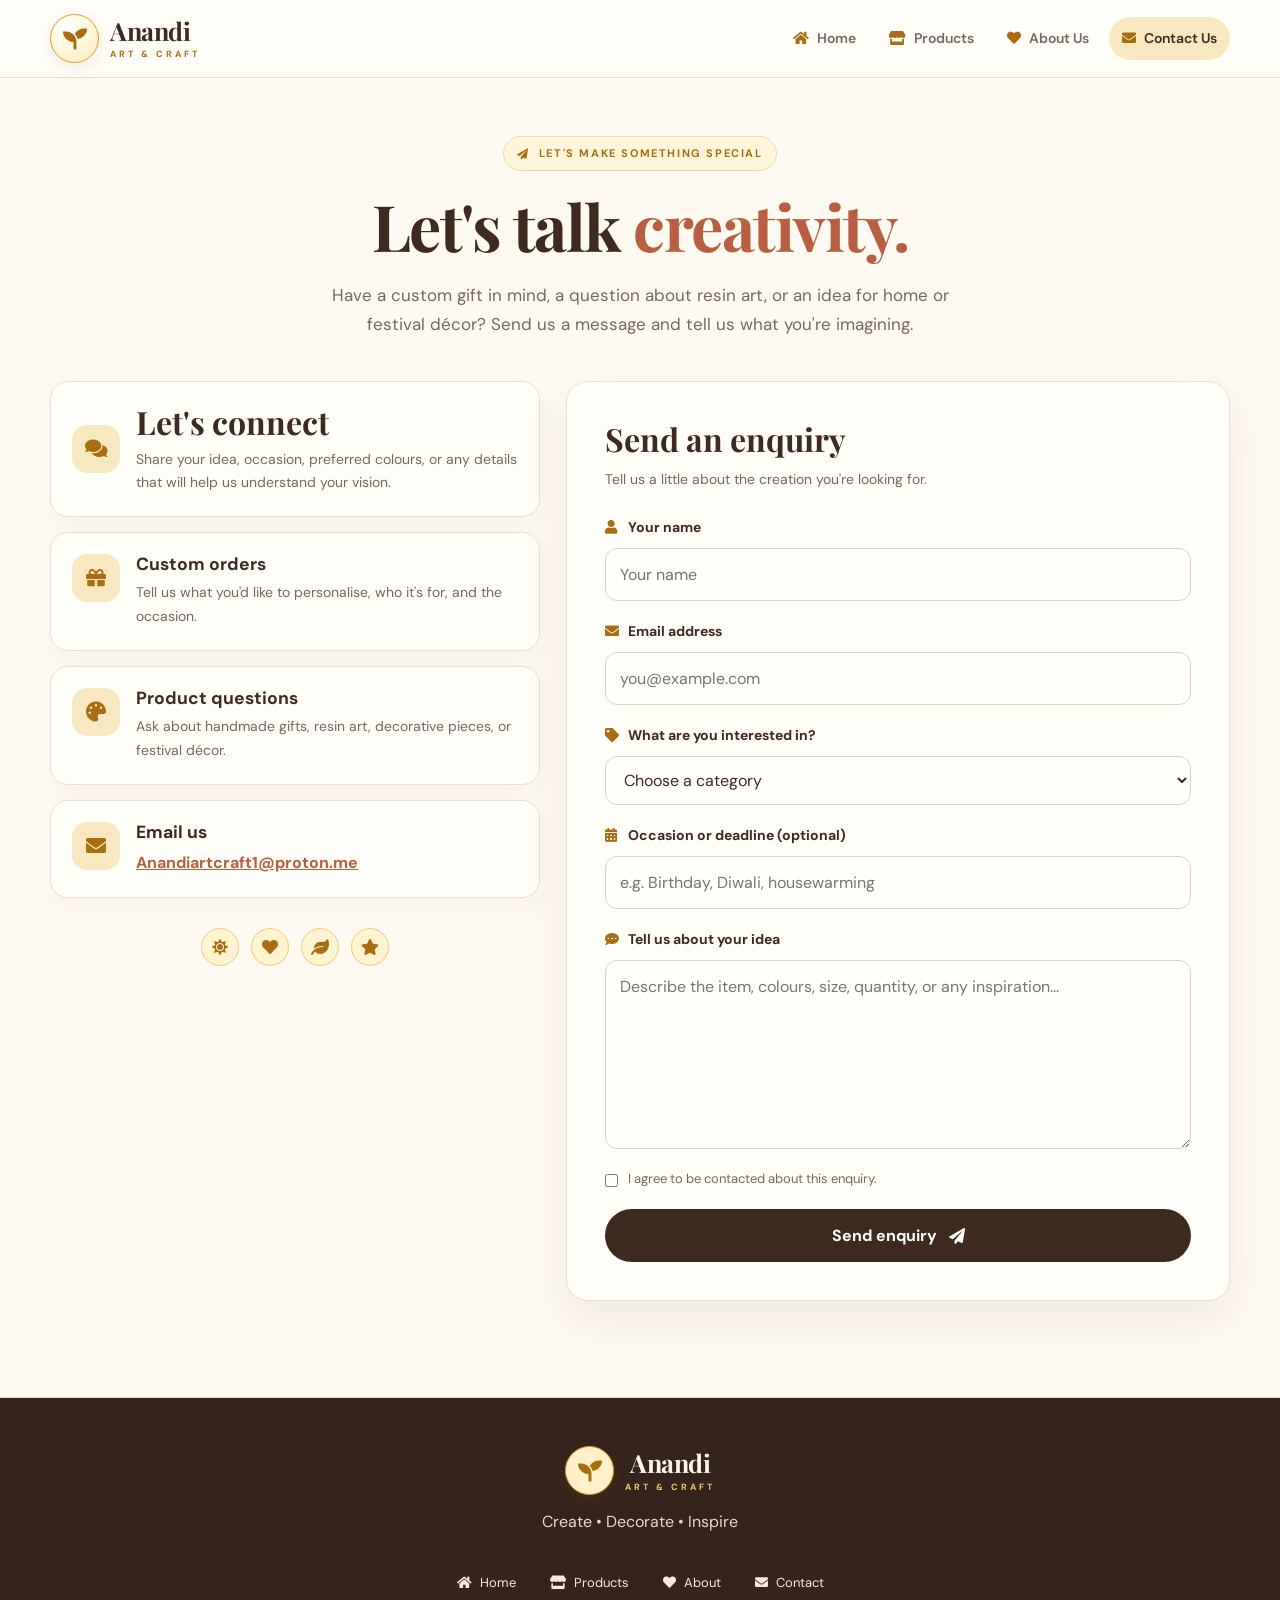
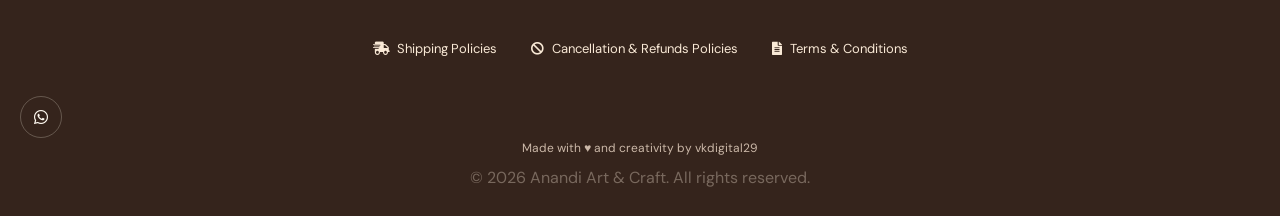
<file: contact.html>
<!DOCTYPE html>
<html lang="en">
<head>
    <meta charset="UTF-8">
    <meta name="viewport" content="width=device-width, initial-scale=1.0">
    <meta name="description" content="Contact Anandi Art & Craft about handmade gifts, resin art, custom orders, and home or festival décor.">
    <meta name="theme-color" content="#fffaf1">
    <title>Contact Us | Anandi Art &amp; Craft</title>
    <link rel="stylesheet" href="https://cdnjs.cloudflare.com/ajax/libs/font-awesome/5.15.3/css/all.min.css">
    <link rel="stylesheet" href="Css/style1.css"><!-- Favicon -->
<link rel="icon" type="image/x-icon" href="favicon/favicon48.ico">
</head>
<body>
    <header>
        <a href="index.html" class="brand-logo" aria-label="Anandi Art and Craft home">
            <span class="logo-icon"><i class="fas fa-seedling" aria-hidden="true"></i></span>
            <span class="logo-text"><span class="brand-name">Anandi</span><span class="brand-subtitle">ART &amp; CRAFT</span></span>
        </a>
        <div id="menu" class="fas fa-bars" role="button" tabindex="0" aria-label="Open navigation menu" aria-expanded="false"></div>
        <nav class="navbar" aria-label="Main navigation">
            <a href="index.html"><i class="fas fa-home" aria-hidden="true"></i> Home</a>
            <a href="products.html"><i class="fas fa-store" aria-hidden="true"></i> Products</a>
            <a href="about.html"><i class="fas fa-heart" aria-hidden="true"></i> About Us</a>
            <a href="contact.html" class="active" aria-current="page"><i class="fas fa-envelope" aria-hidden="true"></i> Contact Us</a>
        </nav>
    </header>
    <main class="contact-page container">
        <section class="contact-heading">
            <span class="section-tag"><i class="fas fa-paper-plane" aria-hidden="true"></i> LET'S MAKE SOMETHING SPECIAL</span>
            <h1>Let's talk <span>creativity.</span></h1>
            <p>
                Have a custom gift in mind, a question about resin art, or an idea for home or festival décor? Send us a message and tell us what you're imagining.
            </p>
        </section>
        <div class="contact-wrapper">
            <section class="contact-info" aria-label="Contact information">
                <article class="info-card">
                    <div class="contact-icon">
                        <i class="fas fa-comments" aria-hidden="true"></i>
                    </div>
                    <div>
                        <h2>Let's connect</h2><p>
                            Share your idea, occasion, preferred colours, or any details that will help us understand your vision.
                        </p>
                    </div>
                </article>
                <article class="info-card">
                    <div class="info-icon">
                        <i class="fas fa-gift" aria-hidden="true"></i>
                    </div>
                    <div>
                        <h3>Custom orders</h3><p>
                            Tell us what you'd like to personalise, who it's for, and the occasion.
                        </p>
                    </div>
                </article>
                <article class="info-card">
                    <div class="info-icon">
                        <i class="fas fa-palette" aria-hidden="true"></i>
                    </div>
                    <div>
                        <h3>Product questions</h3><p>
                            Ask about handmade gifts, resin art, decorative pieces, or festival décor.
                        </p>
                    </div>
                </article>
                <article class="info-card">
                    <div class="info-icon">
                        <i class="fas fa-envelope" aria-hidden="true"></i>
                    </div>
                    <div>
                        <h3>Email us</h3>
                        <a href="mailto:Anandiartcraft1@proton.me">
                                Anandiartcraft1@proton.me
                                                    </a>
                    </div>
                </article>
                <div class="cdecoration" aria-hidden="true">
                    <span><i class="fas fa-sun"></i></span><span><i class="fas fa-heart"></i></span><span><i class="fas fa-leaf"></i></span><span><i class="fas fa-star"></i></span>
                </div>
            </section>
            <section class="contact-form-container">
                <div class="form-header">
                    <h2>Send an enquiry</h2><p>
                        Tell us a little about the creation you're looking for.
                    </p>
                </div>
                <!-- Connect to a form service or backend before publishing; action="#" alone will not deliver messages. -->
                <form class="contact-form" action="https://formspree.io/f/myeezzzl" method="post">
                    <div class="form-group">
                        <label for="name"><i class="fas fa-user" aria-hidden="true"></i> Your name</label><input type="text" id="name" name="name" placeholder="Your name" autocomplete="name" required>
                    </div>
                    <div class="form-group">
                        <label for="email"><i class="fas fa-envelope" aria-hidden="true"></i> Email address</label><input type="email" id="email" name="email" placeholder="you@example.com" autocomplete="email" required>
                    </div>
                    <div class="form-group">
                        <label for="order-type"><i class="fas fa-tag" aria-hidden="true"></i> What are you interested in?</label><select id="order-type" name="order-type" required><option value="" selected disabled>Choose a category</option><option value="custom-gift">Handmade / customised gift</option><option value="resin-art">Resin art</option><option value="home-decor">Home decor</option><option value="festival-decor">Festival decor</option><option value="other">Something else</option></select>
                    </div>
                    <div class="form-group">
                        <label for="occasion"><i class="fas fa-calendar-alt" aria-hidden="true"></i> Occasion or deadline (optional)</label><input type="text" id="occasion" name="occasion" placeholder="e.g. Birthday, Diwali, housewarming">
                    </div>
                    <div class="form-group">
                        <label for="message"><i class="fas fa-comment-dots" aria-hidden="true"></i> Tell us about your idea</label><textarea id="message" name="message" rows="6" placeholder="Describe the item, colours, size, quantity, or any inspiration..." required></textarea>
                    </div>
                    <div class="form-check">
                        <input type="checkbox" id="consent" name="consent" required><label for="consent">I agree to be contacted about this enquiry.</label>
                    </div>
                    <button type="submit" class="btn contact-submit"><span>Send enquiry</span><i class="fas fa-paper-plane" aria-hidden="true"></i></button>
                </form>
            </section>
        </div>
    </main>
    <footer class="footer">
        <div class="footer-brand">
            <a href="index.html" class="brand-logo" aria-label="Anandi Art and Craft home">
                <span class="logo-icon"><i class="fas fa-seedling" aria-hidden="true"></i></span>
                <span class="logo-text"><span class="brand-name">Anandi</span><span class="brand-subtitle">ART &amp; CRAFT</span></span>
            </a>
            <p>
                Create • Decorate • Inspire
            </p>
        </div>
        <nav class="footer-links" aria-label="Footer navigation">
            <a href="index.html"><i class="fas fa-home" aria-hidden="true"></i> Home</a>
            <a href="products.html"><i class="fas fa-store" aria-hidden="true"></i> Products</a>
            <a href="about.html"><i class="fas fa-heart" aria-hidden="true"></i> About</a>
            <a href="contact.html"><i class="fas fa-envelope" aria-hidden="true"></i> Contact</a>
        </nav>
        <div class="footer-links">
        <a href="shipping.html"><i class="fas fa-shipping-fast"></i>Shipping Policies</a>
        <a href="refund-policy.html"><i class="fas fa-ban"></i>Cancellation &amp; Refunds Policies</a>
        <a href="terms.html"><i class="fas fa-file-alt"></i>Terms & Conditions</a>
    </div>

        <div class="social-links" >
                <a href="https://api.whatsapp.com/send/?phone=919922953524&text=Hello+Anandi+Art+%26+Craft%21+I%27d+like+to+enquire+about+a+custom+handmade+order.&type=phone_number&app_absent=0"> <i class="fab fa-whatsapp">
            </i></a>
        </div>
        <p class="credit">
            Made with ♥ and creativity by vkdigital29
        </p>
        <p class="copyright">
            © 2026 Anandi Art &amp; Craft. All rights reserved.
        </p>
    </footer>
    <script>
        const menu = document.getElementById('menu');
        const navbar = document.querySelector('.navbar');
        function toggleMenu() {
            const open = navbar.classList.toggle('active');
            menu.classList.toggle('fa-bars', !open);
            menu.classList.toggle('fa-times', open);
            menu.setAttribute('aria-expanded', String(open));
            menu.setAttribute('aria-label', open ? 'Close navigation menu': 'Open navigation menu');
        }
        menu.addEventListener('click', toggleMenu);
        menu.addEventListener('keydown', event => {
            if (event.key === 'Enter' || event.key === ' ') {
                event.preventDefault(); toggleMenu();
            }
        });
        document.querySelectorAll('.navbar a').forEach(link => link.addEventListener('click', () => {
            navbar.classList.remove('active');
            menu.classList.remove('fa-times');
            menu.classList.add('fa-bars');
            menu.setAttribute('aria-expanded', 'false');
        }));
    </script>
</body>
</html>
</file>
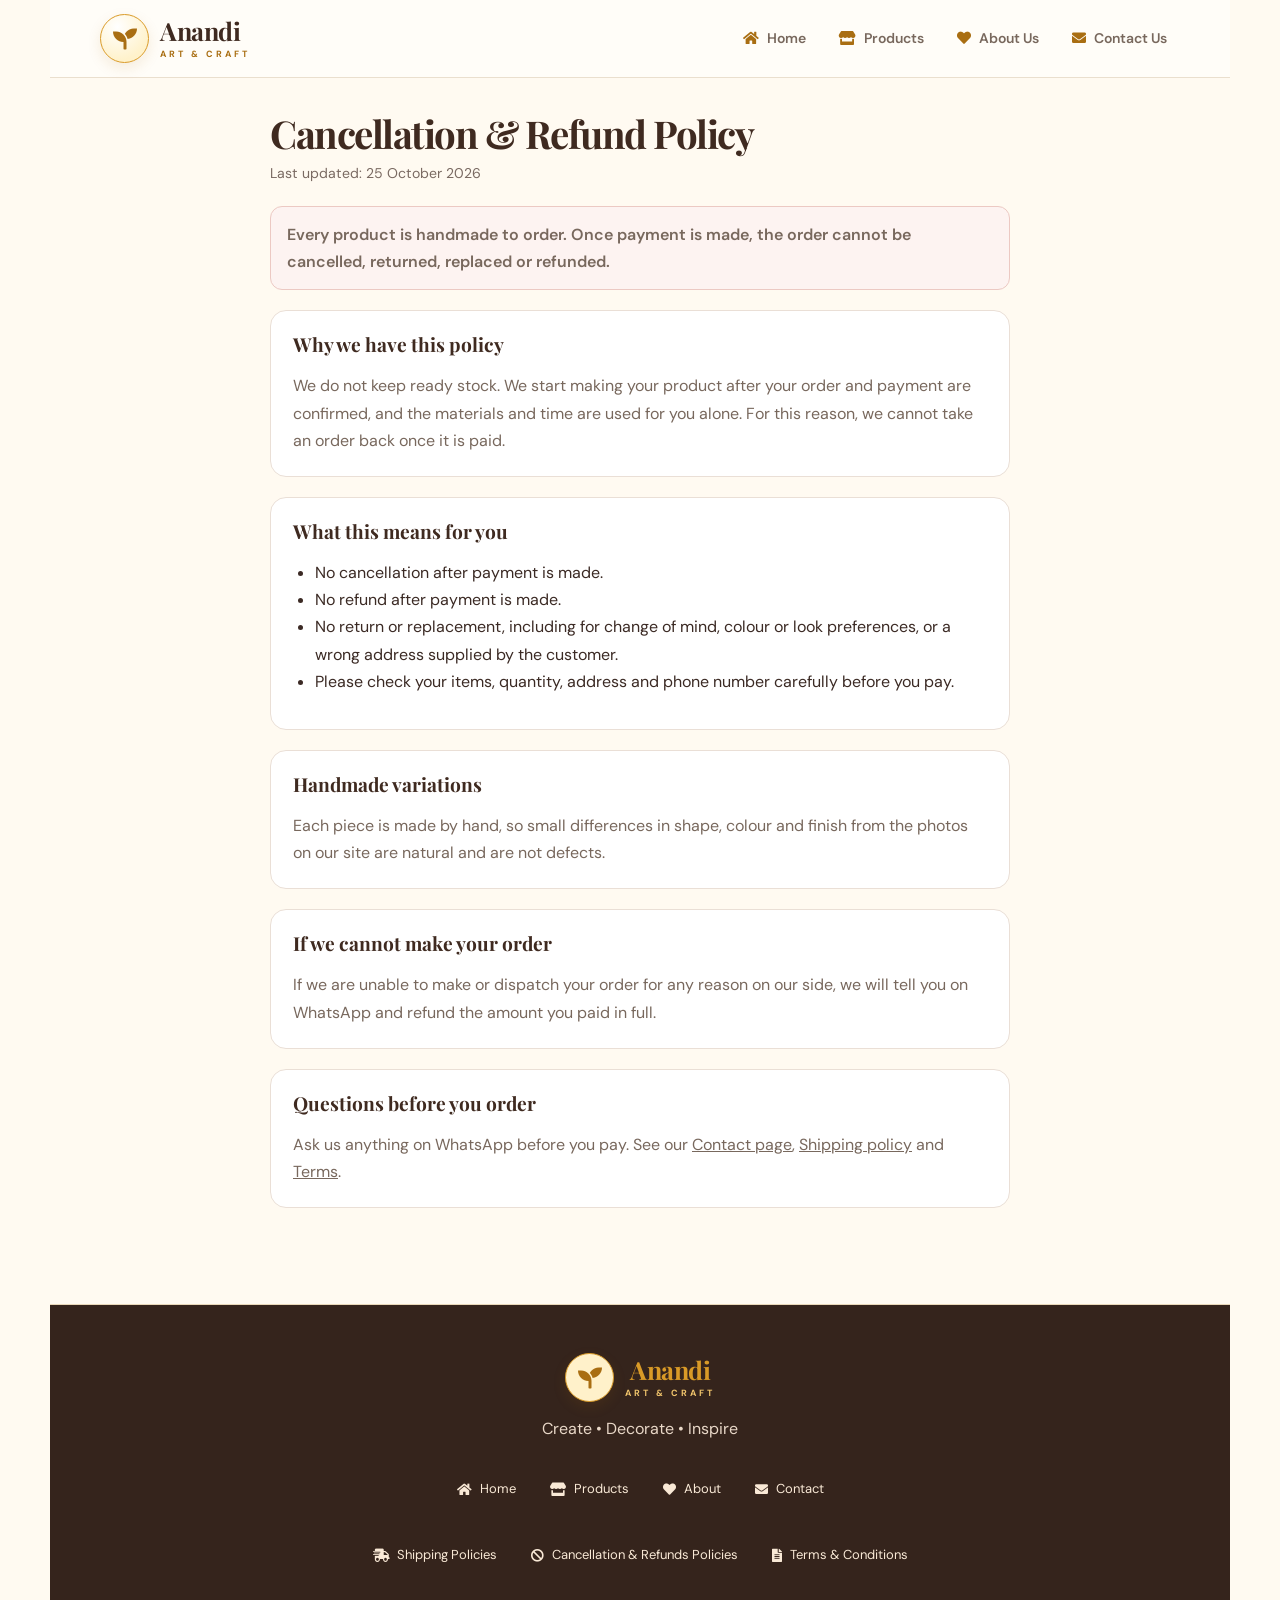
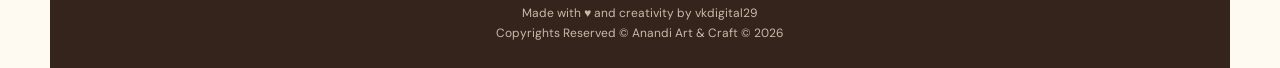
<file: refund-policy.html>
<!DOCTYPE html>
<html lang="en">
<head>
<meta charset="utf-8">
<meta name="viewport" content="width=device-width, initial-scale=1">
<meta name="description" content="Cancellation and refund policy for made-to-order handmade products from Anandi Art & Craft.">
<title>Cancellation &amp; Refund Policy - Anandi Art & Craft</title>
<link rel="stylesheet" href="https://cdnjs.cloudflare.com/ajax/libs/font-awesome/5.15.3/css/all.min.css">
<link rel="stylesheet" href="Css/style1.css">
<link rel="stylesheet" href="Css/payment.css">
<link rel="icon" type="image/x-icon" href="favicon/favicon48.ico">
</head>
<body>
<div class="container">

<header>
    <a href="index.html" class="brand-logo" aria-label="Anandi Art and Craft home">
        <span class="logo-icon"><i class="fas fa-seedling" aria-hidden="true"></i></span>
        <span class="logo-text"><span class="brand-name">Anandi</span><span class="brand-subtitle">ART &amp; CRAFT</span></span>
    </a>
    <div id="menu" class="fas fa-bars" role="button" tabindex="0" aria-label="Open navigation menu" aria-expanded="false"></div>
    <nav class="navbar" aria-label="Main navigation">
        <a href="index.html"><i class="fas fa-home" aria-hidden="true"></i> Home</a>
        <a href="products.html"><i class="fas fa-store" aria-hidden="true"></i> Products</a>
        <a href="about.html"><i class="fas fa-heart" aria-hidden="true"></i> About Us</a>
        <a href="contact.html"><i class="fas fa-envelope" aria-hidden="true"></i> Contact Us</a>
    </nav>
</header>

<main class="pay-page policy-page">
  <h1>Cancellation &amp; Refund Policy</h1>
  <p class="policy-updated">Last updated: 25 October 2026</p>

  <p class="policy-key">Every product is handmade to order. Once payment is made, the order cannot be cancelled, returned, replaced or refunded.</p>

  <section class="pay-card">
    <h2>Why we have this policy</h2>
    <p>We do not keep ready stock. We start making your product after your order and payment are confirmed, and the materials and time are used for you alone. For this reason, we cannot take an order back once it is paid.</p>
  </section>

  <section class="pay-card">
    <h2>What this means for you</h2>
    <ul>
      <li>No cancellation after payment is made.</li>
      <li>No refund after payment is made.</li>
      <li>No return or replacement, including for change of mind, colour or look preferences, or a wrong address supplied by the customer.</li>
      <li>Please check your items, quantity, address and phone number carefully before you pay.</li>
    </ul>
  </section>

  <section class="pay-card">
    <h2>Handmade variations</h2>
    <p>Each piece is made by hand, so small differences in shape, colour and finish from the photos on our site are natural and are not defects.</p>
  </section>

  <section class="pay-card">
    <h2>If we cannot make your order</h2>
    <p>If we are unable to make or dispatch your order for any reason on our side, we will tell you on WhatsApp and refund the amount you paid in full.</p>
  </section>

  <section class="pay-card">
    <h2>Questions before you order</h2>
    <p>Ask us anything on WhatsApp before you pay. See our <a href="contact.html">Contact page</a>, <a href="shipping.html">Shipping policy</a> and <a href="terms.html">Terms</a>.</p>
  </section>

</main>

<section class="footer">
    <div class="footer-brand">
        <a href="index.html" class="brand-logo">
            <span class="logo-icon"><i class="fas fa-seedling"></i></span>
            <span class="logo-text">
                <span class="brand-name" style="color:var(--gold)">Anandi</span>
                <span class="brand-subtitle">ART &amp; CRAFT</span>
            </span>
        </a>
        <p>Create • Decorate • Inspire</p>
    </div>
    <div class="footer-links">
        <a href="index.html"><i class="fas fa-home"></i> Home</a>
        <a href="products.html"><i class="fas fa-store"></i> Products</a>
        <a href="about.html"><i class="fas fa-heart"></i> About</a>
        <a href="contact.html"><i class="fas fa-envelope"></i> Contact</a>
    </div>
    <div class="footer-links">
        <a href="shipping.html"><i class="fas fa-shipping-fast"></i>Shipping Policies</a>
        <a href="refund-policy.html"><i class="fas fa-ban"></i>Cancellation &amp; Refunds Policies</a>
        <a href="terms.html"><i class="fas fa-file-alt"></i>Terms & Conditions</a>
    </div>
    
    <p class="credit">Made with ♥ and creativity by vkdigital29</p>
    <p class="credit">Copyrights Reserved © Anandi Art &amp; Craft © 2026</p>
</section>

</div>

<script>
    const menu = document.querySelector('#menu');
    const navbar = document.querySelector('.navbar');
    menu.addEventListener('click', () => {
        navbar.classList.toggle('active');
        menu.classList.toggle('fa-bars');
        menu.classList.toggle('fa-times');
    });
</script>
</body>
</html>
</file>
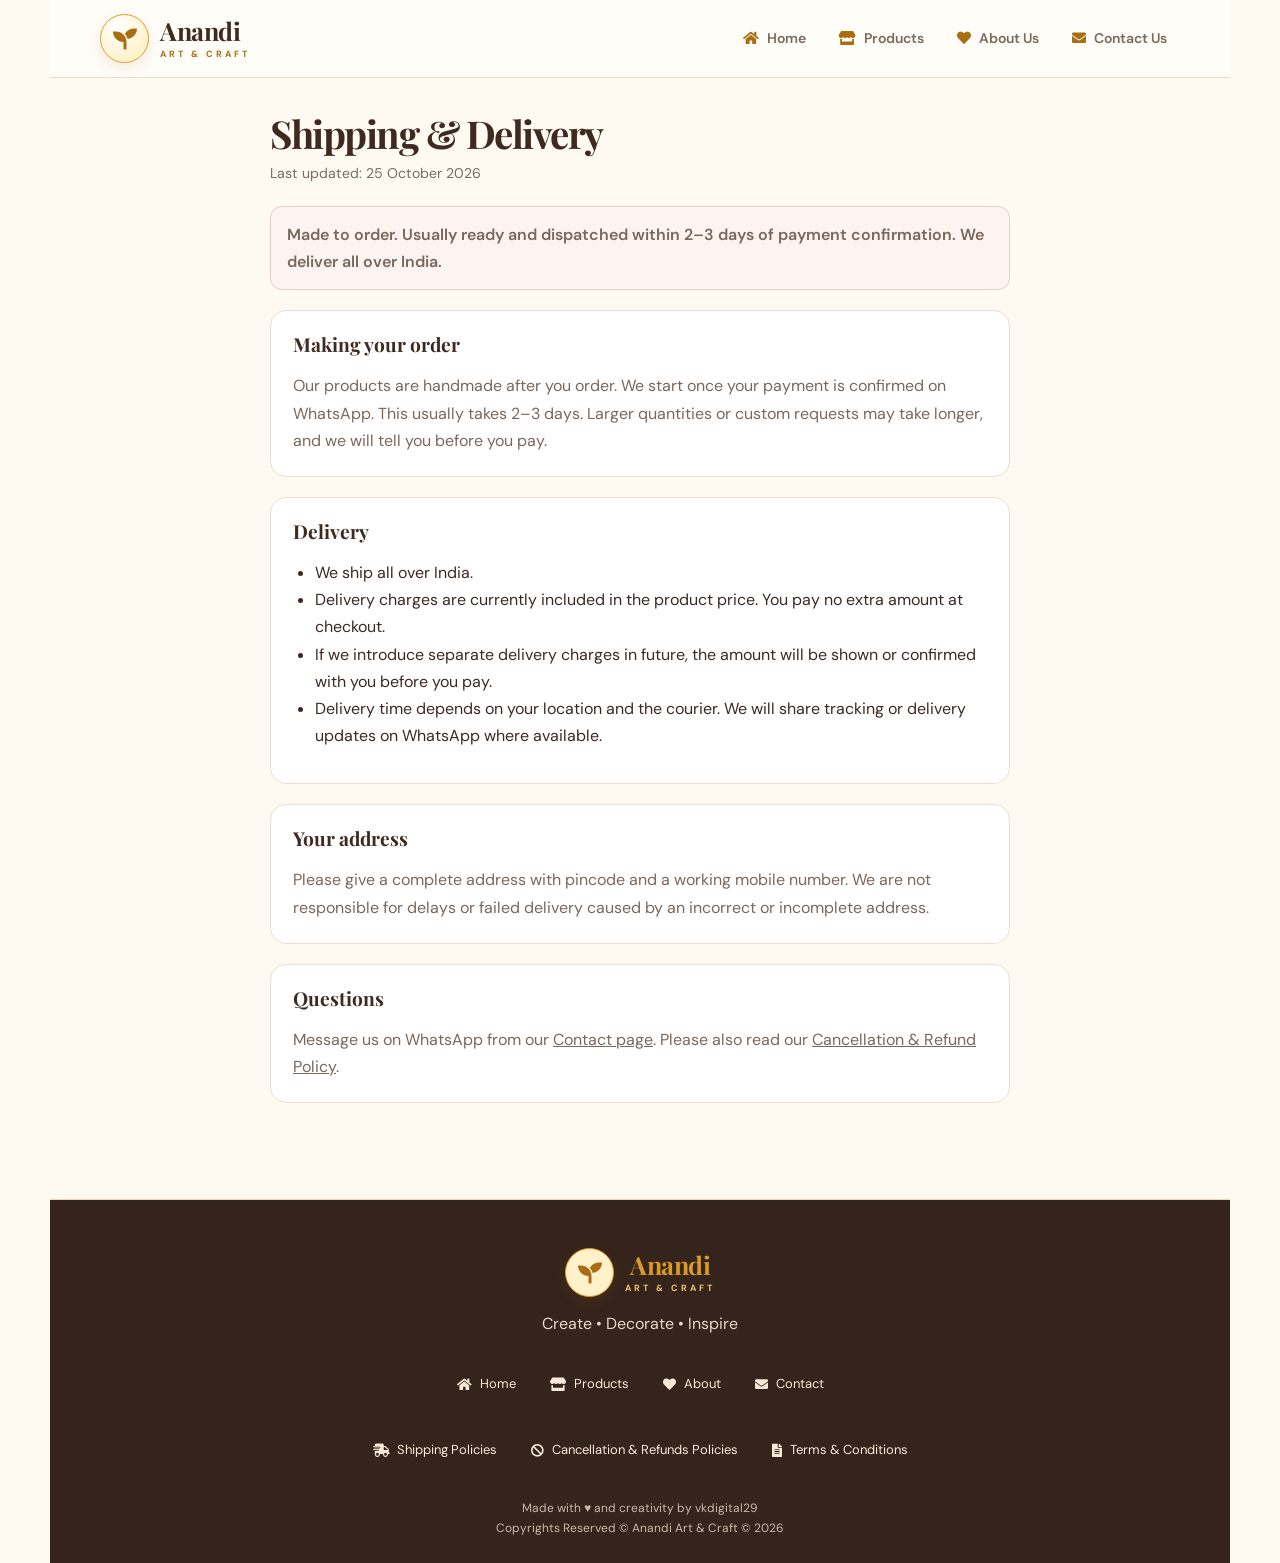
<file: shipping.html>
<!DOCTYPE html>
<html lang="en">
<head>
<meta charset="utf-8">
<meta name="viewport" content="width=device-width, initial-scale=1">
<meta name="description" content="Production time and delivery information for Anandi Art & Craft orders across India.">
<title>Shipping &amp; Delivery - Anandi Art & Craft</title>
<link rel="stylesheet" href="https://cdnjs.cloudflare.com/ajax/libs/font-awesome/5.15.3/css/all.min.css">
<link rel="stylesheet" href="Css/style1.css">
<link rel="stylesheet" href="Css/payment.css">
<link rel="icon" type="image/x-icon" href="favicon/favicon48.ico">
</head>
<body>
<div class="container">

<header>
    <a href="index.html" class="brand-logo" aria-label="Anandi Art and Craft home">
        <span class="logo-icon"><i class="fas fa-seedling" aria-hidden="true"></i></span>
        <span class="logo-text"><span class="brand-name">Anandi</span><span class="brand-subtitle">ART &amp; CRAFT</span></span>
    </a>
    <div id="menu" class="fas fa-bars" role="button" tabindex="0" aria-label="Open navigation menu" aria-expanded="false"></div>
    <nav class="navbar" aria-label="Main navigation">
        <a href="index.html"><i class="fas fa-home" aria-hidden="true"></i> Home</a>
        <a href="products.html"><i class="fas fa-store" aria-hidden="true"></i> Products</a>
        <a href="about.html"><i class="fas fa-heart" aria-hidden="true"></i> About Us</a>
        <a href="contact.html"><i class="fas fa-envelope" aria-hidden="true"></i> Contact Us</a>
    </nav>
</header>

<main class="pay-page policy-page">
  <h1>Shipping &amp; Delivery</h1>
  <p class="policy-updated">Last updated: 25 October 2026</p>

  <p class="policy-key">Made to order. Usually ready and dispatched within 2–3 days of payment confirmation. We deliver all over India.</p>

  <section class="pay-card">
    <h2>Making your order</h2>
    <p>Our products are handmade after you order. We start once your payment is confirmed on WhatsApp. This usually takes 2–3 days. Larger quantities or custom requests may take longer, and we will tell you before you pay.</p>
  </section>

  <section class="pay-card">
    <h2>Delivery</h2>
    <ul>
      <li>We ship all over India.</li>
      <li>Delivery charges are currently included in the product price. You pay no extra amount at checkout.</li>
      <li>If we introduce separate delivery charges in future, the amount will be shown or confirmed with you before you pay.</li>
      <li>Delivery time depends on your location and the courier. We will share tracking or delivery updates on WhatsApp where available.</li>
    </ul>
  </section>

  <section class="pay-card">
    <h2>Your address</h2>
    <p>Please give a complete address with pincode and a working mobile number. We are not responsible for delays or failed delivery caused by an incorrect or incomplete address.</p>
  </section>

  <section class="pay-card">
    <h2>Questions</h2>
    <p>Message us on WhatsApp from our <a href="contact.html">Contact page</a>. Please also read our <a href="refund-policy.html">Cancellation &amp; Refund Policy</a>.</p>
  </section>

</main>

<section class="footer">
    <div class="footer-brand">
        <a href="index.html" class="brand-logo">
            <span class="logo-icon"><i class="fas fa-seedling"></i></span>
            <span class="logo-text">
                <span class="brand-name" style="color:var(--gold)">Anandi</span>
                <span class="brand-subtitle">ART &amp; CRAFT</span>
            </span>
        </a>
        <p>Create • Decorate • Inspire</p>
    </div>
    <div class="footer-links">
        <a href="index.html"><i class="fas fa-home"></i> Home</a>
        <a href="products.html"><i class="fas fa-store"></i> Products</a>
        <a href="about.html"><i class="fas fa-heart"></i> About</a>
        <a href="contact.html"><i class="fas fa-envelope"></i> Contact</a>
    </div>
    <div class="footer-links">
        <a href="shipping.html"><i class="fas fa-shipping-fast"></i>Shipping Policies</a>
        <a href="refund-policy.html"><i class="fas fa-ban"></i>Cancellation &amp; Refunds Policies</a>
        <a href="terms.html"><i class="fas fa-file-alt"></i>Terms & Conditions</a>
    </div>
    
    <p class="credit">Made with ♥ and creativity by vkdigital29</p>
    <p class="credit">Copyrights Reserved © Anandi Art &amp; Craft © 2026</p>
</section>

</div>

<script>
    const menu = document.querySelector('#menu');
    const navbar = document.querySelector('.navbar');
    menu.addEventListener('click', () => {
        navbar.classList.toggle('active');
        menu.classList.toggle('fa-bars');
        menu.classList.toggle('fa-times');
    });
</script>
</body>
</html>
</file>
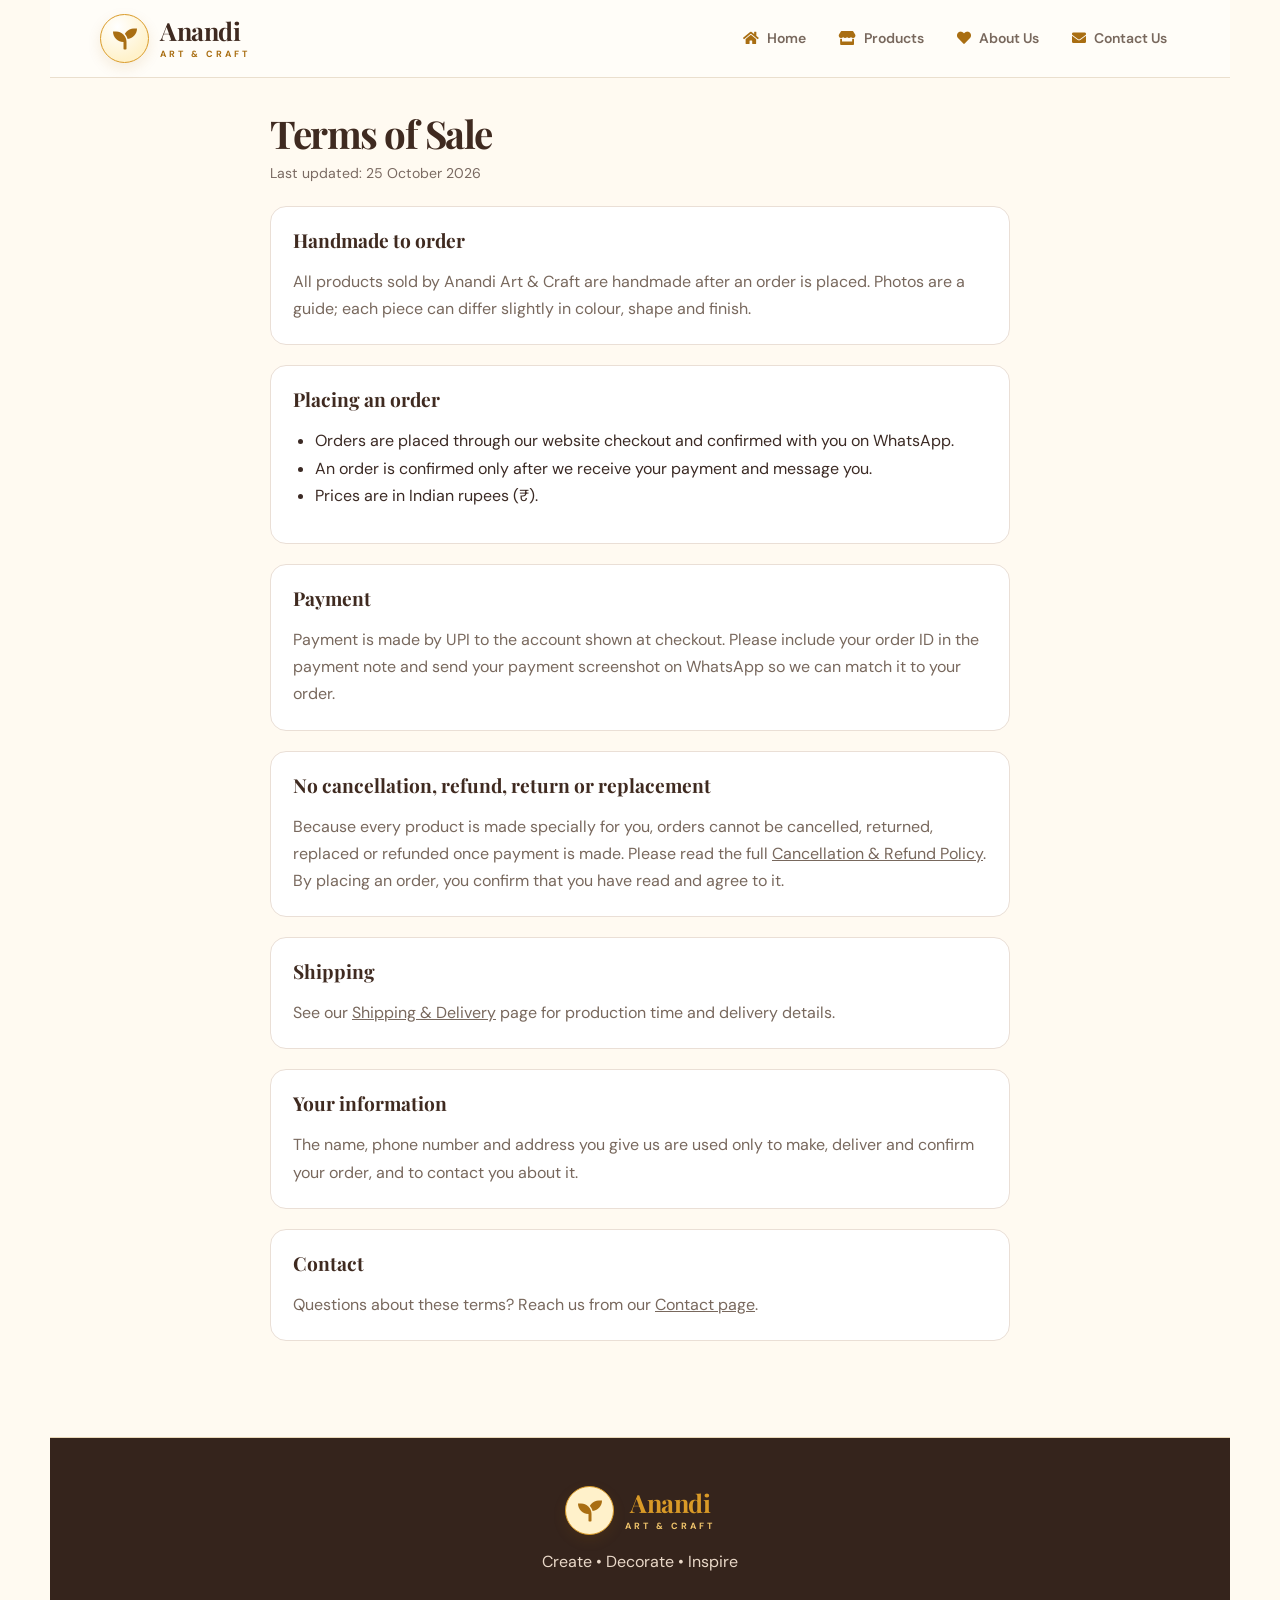
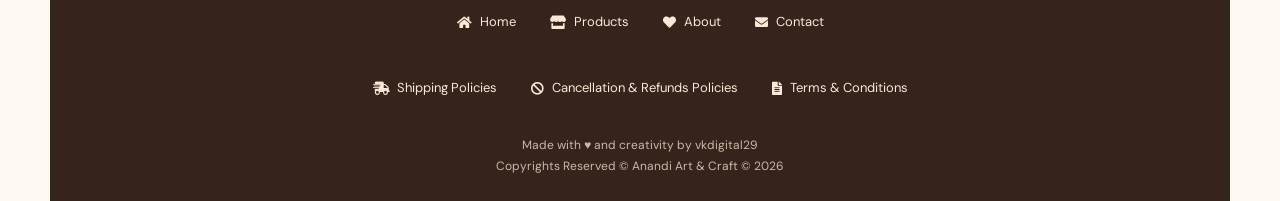
<file: terms.html>
<!DOCTYPE html>
<html lang="en">
<head>
<meta charset="utf-8">
<meta name="viewport" content="width=device-width, initial-scale=1">
<meta name="description" content="Terms of sale for orders placed with Anandi Art & Craft.">
<title>Terms of Sale - Anandi Art & Craft</title>
<link rel="stylesheet" href="https://cdnjs.cloudflare.com/ajax/libs/font-awesome/5.15.3/css/all.min.css">
<link rel="stylesheet" href="Css/style1.css">
<link rel="stylesheet" href="Css/payment.css">
<link rel="icon" type="image/x-icon" href="favicon/favicon48.ico">
</head>
<body>
<div class="container">

<header>
    <a href="index.html" class="brand-logo" aria-label="Anandi Art and Craft home">
        <span class="logo-icon"><i class="fas fa-seedling" aria-hidden="true"></i></span>
        <span class="logo-text"><span class="brand-name">Anandi</span><span class="brand-subtitle">ART &amp; CRAFT</span></span>
    </a>
    <div id="menu" class="fas fa-bars" role="button" tabindex="0" aria-label="Open navigation menu" aria-expanded="false"></div>
    <nav class="navbar" aria-label="Main navigation">
        <a href="index.html"><i class="fas fa-home" aria-hidden="true"></i> Home</a>
        <a href="products.html"><i class="fas fa-store" aria-hidden="true"></i> Products</a>
        <a href="about.html"><i class="fas fa-heart" aria-hidden="true"></i> About Us</a>
        <a href="contact.html"><i class="fas fa-envelope" aria-hidden="true"></i> Contact Us</a>
    </nav>
</header>

<main class="pay-page policy-page">
  <h1>Terms of Sale</h1>
  <p class="policy-updated">Last updated: 25 October 2026</p>

  <section class="pay-card">
    <h2>Handmade to order</h2>
    <p>All products sold by Anandi Art &amp; Craft are handmade after an order is placed. Photos are a guide; each piece can differ slightly in colour, shape and finish.</p>
  </section>

  <section class="pay-card">
    <h2>Placing an order</h2>
    <ul>
      <li>Orders are placed through our website checkout and confirmed with you on WhatsApp.</li>
      <li>An order is confirmed only after we receive your payment and message you.</li>
      <li>Prices are in Indian rupees (₹).</li>
    </ul>
  </section>

  <section class="pay-card">
    <h2>Payment</h2>
    <p>Payment is made by UPI to the account shown at checkout. Please include your order ID in the payment note and send your payment screenshot on WhatsApp so we can match it to your order.</p>
  </section>

  <section class="pay-card">
    <h2>No cancellation, refund, return or replacement</h2>
    <p>Because every product is made specially for you, orders cannot be cancelled, returned, replaced or refunded once payment is made. Please read the full <a href="refund-policy.html">Cancellation &amp; Refund Policy</a>. By placing an order, you confirm that you have read and agree to it.</p>
  </section>

  <section class="pay-card">
    <h2>Shipping</h2>
    <p>See our <a href="shipping.html">Shipping &amp; Delivery</a> page for production time and delivery details.</p>
  </section>

  <section class="pay-card">
    <h2>Your information</h2>
    <p>The name, phone number and address you give us are used only to make, deliver and confirm your order, and to contact you about it.</p>
  </section>

  <section class="pay-card">
    <h2>Contact</h2>
    <p>Questions about these terms? Reach us from our <a href="contact.html">Contact page</a>.</p>
  </section>

</main>

<section class="footer">
    <div class="footer-brand">
        <a href="index.html" class="brand-logo">
            <span class="logo-icon"><i class="fas fa-seedling"></i></span>
            <span class="logo-text">
                <span class="brand-name" style="color:var(--gold)">Anandi</span>
                <span class="brand-subtitle">ART &amp; CRAFT</span>
            </span>
        </a>
        <p>Create • Decorate • Inspire</p>
    </div>
    <div class="footer-links">
        <a href="index.html"><i class="fas fa-home"></i> Home</a>
        <a href="products.html"><i class="fas fa-store"></i> Products</a>
        <a href="about.html"><i class="fas fa-heart"></i> About</a>
        <a href="contact.html"><i class="fas fa-envelope"></i> Contact</a>
    </div>
    <div class="footer-links">
        <a href="shipping.html"><i class="fas fa-shipping-fast"></i>Shipping Policies</a>
        <a href="refund-policy.html"><i class="fas fa-ban"></i>Cancellation &amp; Refunds Policies</a>
        <a href="terms.html"><i class="fas fa-file-alt"></i>Terms & Conditions</a>
    </div>

    <p class="credit">Made with ♥ and creativity by vkdigital29</p>
    <p class="credit">Copyrights Reserved © Anandi Art &amp; Craft © 2026</p>
</section>

</div>

<script>
    const menu = document.querySelector('#menu');
    const navbar = document.querySelector('.navbar');
    menu.addEventListener('click', () => {
        navbar.classList.toggle('active');
        menu.classList.toggle('fa-bars');
        menu.classList.toggle('fa-times');
    });
</script>
</body>
</html>
</file>
<file: Css/style1.css>
@import url('https://fonts.googleapis.com/css2?family=DM+Sans:wght@400;500;600;700&family=Playfair+Display:wght@500;600;700&display=swap');
:root {
    --ivory: #fffaf1;
    --paper: #fffdf8;
    --gold: #d99a27;
    --gold-dark: #a96e12;
    --gold-pale: #f7e8bf;
    --terracotta: #b85f43;
    --espresso: #3f2a20;
    --muted: #78685d;
    --line: #eadfce;
    --white: #fff;
    --shadow: 0 18px 45px rgba(63,42,32,.09);
    --radius: 22px;
    --max-width: 1180px
}
* {
    box-sizing: border-box;
    margin: 0;
    padding: 0
}

html {
    scroll-behavior: smooth;
    scroll-padding-top: 100px
}

body {
    min-height: 100vh;
    background: var(--ivory);
    color: var(--espresso);
    font: 16px/1.7 'DM Sans',Arial,sans-serif
}

img {
    display: block;
    max-width: 100%
}

a {
    color: inherit
}

button,input,textarea,select {
    font: inherit
}

.container {
    width: min(var(--max-width),calc(100% - 40px));
    margin-inline: auto
}
header {
    position: sticky;
    top: 0;
    z-index: 1000;
    display: flex;
    align-items: center;
    justify-content: space-between;
    gap: 24px;
    padding: 14px max(20px,calc((100vw - var(--max-width))/2));
    background: rgba(255,253,248,.95);
    border-bottom: 1px solid var(--line);
    backdrop-filter: blur(16px)
}
.brand-logo {
    display: inline-flex;
    align-items: center;
    gap: 11px;
    flex-shrink: 0;
    text-decoration: none
}

.logo-icon {
    width: 49px;
    height: 49px;
    display: grid;
    place-items: center;
    border: 1.5px solid var(--gold);
    border-radius: 50%;
    color: var(--gold-dark);
    background: radial-gradient(circle at 35% 25%,#fff 0,#fff2cb 72%);
    box-shadow: 0 5px 14px #a96e121f
}

.logo-icon i {
    font-size: 24px
}

.logo-text {
    display: flex;
    flex-direction: column;
    line-height: 1.1
}

.brand-name {
    color: var(--espresso);
    font: 700 25px/1.1 'Playfair Display',Georgia,serif;
    letter-spacing: -.5px
}

.brand-subtitle {
    margin-top: 6px;
    color: var(--gold-dark);
    font-size: 9px;
    font-weight: 700;
    letter-spacing: 3px
}
.navbar {
    display: flex;
    align-items: center;
    gap: 7px
}

.navbar a {
    display: inline-flex;
    align-items: center;
    gap: 8px;
    padding: 10px 13px;
    border-radius: 999px;
    color: var(--muted);
    font-size: 14px;
    font-weight: 600;
    text-decoration: none;
    transition: .2s
}

.navbar a i {
    color: var(--gold-dark)
}

.navbar a:hover,.navbar a.active {
    background: var(--gold-pale);
    color: var(--espresso)
}

#menu {
    display: none;
    cursor: pointer;
    color: var(--espresso);
    font-size: 25px
}
main,.about-page,.contact-page {
    padding-block: 58px 76px
}

.section-tag {
    display: inline-flex;
    align-items: center;
    gap: 9px;
    padding: 7px 13px;
    border: 1px solid #eed9a7;
    border-radius: 999px;
    background: #fff5d9;
    color: var(--gold-dark);
    font-size: 11px;
    font-weight: 700;
    letter-spacing: 1.6px
}

h1,h2,h3 {
    color: var(--espresso);
    line-height: 1.2
}

h1,h2 {
    font-family: 'Playfair Display',Georgia,serif
}

h1 {
    margin: 17px 0;
    font-size: clamp(2.4rem,5vw,4rem);
    letter-spacing: -1.5px
}

h1 span {
    color: var(--terracotta)
}

h2 {
    font-size: clamp(1.55rem,2.5vw,2rem)
}

h3 {
    font-size: 1.1rem
}

p {
    color: var(--muted)
}

.about-hero,.contact-heading {
    max-width: 760px;
    margin: 0 auto 42px;
    text-align: center
}

.about-hero>p,.contact-heading>p {
    max-width: 650px;
    margin: 0 auto;
    font-size: 17px
}
.about-grid {
    display: grid;
    grid-template-columns: repeat(2,minmax(0,1fr));
    gap: 24px
}

.about-card,.about-box,.value-card {
    border: 1px solid var(--line);
    border-radius: var(--radius);
    background: var(--paper);
    box-shadow: var(--shadow)
}

.about-card {
    padding: 30px
}

.about-card h2 {
    margin: 17px 0 12px
}

.about-card p+p {
    margin-top: 12px
}

.about-icon {
    width: 52px;
    height: 52px;
    display: grid;
    place-items: center;
    border-radius: 17px;
    background: var(--gold-pale);
    color: var(--gold-dark);
    font-size: 21px
}

.about-box {
    margin-top: 24px;
    padding: 34px
}

.about-box>h2 {
    margin: 17px 0 12px
}

.about-values {
    display: grid;
    grid-template-columns: repeat(3,minmax(0,1fr));
    gap: 17px;
    margin-top: 26px
}

.value-card {
    padding: 23px;
    box-shadow: none;
    background: #fffaf1
}

.value-card h3 {
    margin: 13px 0 7px
}
.contact-wrapper {
    display: grid;
    grid-template-columns: minmax(0,.85fr) minmax(0,1.15fr);
    align-items: start;
    gap: 26px
}

.contact-info {
    display: grid;
    gap: 15px
}

.info-card {
    display: flex;
    align-items: flex-start;
    gap: 16px;
    padding: 21px;
    border: 1px solid var(--line);
    border-radius: 18px;
    background: var(--paper);
    box-shadow: 0 8px 25px #3f2a200b
}

.contact-info-header {
    display: flex;
    align-items: center;
    gap: 15px
}

.contact-icon,.info-icon {
    width: 48px;
    height: 48px;
    flex: 0 0 48px;
    display: grid;
    place-items: center;
    border-radius: 15px;
    background: var(--gold-pale);
    color: var(--gold-dark);
    font-size: 20px
}

.info-card h2,.info-card h3 {
    margin-bottom: 6px
}

.info-card p {
    font-size: 14px
}

.info-card a {
    color: var(--terracotta);
    font-weight: 700;
    overflow-wrap: anywhere
}

.contact-info>.info-card:first-child {
    align-items: center
}

.cdecoration {
    display: flex;
    justify-content: center;
    gap: 12px;
    padding: 15px 0
}

.cdecoration span {
    width: 38px;
    height: 38px;
    display: grid;
    place-items: center;
    border: 1px solid #e9cb81;
    border-radius: 50%;
    background: #fff3d0;
    color: var(--gold-dark)
}
.contact-form-container {
    padding: clamp(23px,4vw,38px);
    border: 1px solid var(--line);
    border-radius: var(--radius);
    background: var(--paper);
    box-shadow: var(--shadow)
}

.form-header {
    margin-bottom: 25px
}

.form-header h2 {
    margin-bottom: 9px
}

.form-header p {
    font-size: 14px
}

.contact-form {
    display: grid;
    gap: 19px
}

.form-group {
    display: grid;
    gap: 8px
}

.form-group label {
    color: var(--espresso);
    font-size: 14px;
    font-weight: 700
}

.form-group label i {
    width: 20px;
    color: var(--gold-dark)
}

.form-group input,.form-group select,.form-group textarea {
    width: 100%;
    min-height: 49px;
    padding: 12px 14px;
    border: 1px solid #dfd2c0;
    border-radius: 12px;
    outline: none;
    background: #fffefa;
    color: var(--espresso);
    transition: .2s
}

.form-group textarea {
    min-height: 150px;
    resize: vertical
}

.form-group input:focus,.form-group select:focus,.form-group textarea:focus {
    border-color: var(--gold);
    box-shadow: 0 0 0 4px #d99a2721
}

.form-check {
    display: flex;
    align-items: flex-start;
    gap: 10px
}

.form-check input {
    margin-top: 6px;
    accent-color: var(--gold-dark)
}

.form-check label {
    color: var(--muted);
    font-size: 13px
}

.btn {
    display: inline-flex;
    align-items: center;
    justify-content: center;
    gap: 12px;
    min-height: 51px;
    padding: 13px 22px;
    border: 0;
    border-radius: 999px;
    background: var(--espresso);
    color: var(--white);
    font-weight: 700;
    text-decoration: none;
    cursor: pointer;
    transition: .2s
}

.btn:hover {
    transform: translateY(-2px);
    background: var(--terracotta);
    box-shadow: 0 9px 20px #b85f4333
}

.contact-submit {
    width: 100%
}
.footer {
    margin-top: 20px;
    padding: 48px 20px 25px;
    border-top: 1px solid #e9d8b9;
    background: #35241c;
    text-align: center
}

.footer .brand-logo {
    justify-content: center
}

.footer .brand-name {
    color: #fff8e9
}

.footer .brand-subtitle {
    color: #f1c56c
}

.footer .logo-icon {
    background: #fff1ca
}

.footer-brand>p {
    margin-top: 13px;
    color: #e9d8c8
}

.footer-links {
    display: flex;
    flex-wrap: wrap;
    justify-content: center;
    gap: 10px;
    margin: 28px auto
}

.footer-links a {
    display: inline-flex;
    align-items: center;
    gap: 8px;
    padding: 8px 12px;
    border-radius: 999px;
    color: #f9e9d6;
    font-size: 13px;
    text-decoration: none
}

.footer-links a:hover {
    background: #ffffff1a;
    color: #f1c56c
}
.social-links {
  display: flex;
  flex-wrap: wrap;
  gap: 0.6rem;
  margin-top: 1rem;
}

.social-links a {
  display: grid;
  width: 42px;
  height: 42px;
  place-items: center;
  border: 1px solid rgb(255 248 233 / 24%);
  border-radius: 50%;
  color: var(--ivory);
  text-decoration: none;
}

.social-links a:hover {
  border-color: var(--sunflower);
  background: rgb(246 181 27 / 12%);
  color: var(--sunflower);
}

.credit,.copyright h1 {
    color: #cbb8a8;
    font-size: 12px
}

.copyright {
    margin-top: 6px
}
.hero {
    display: grid;
    grid-template-columns: 1.1fr .9fr;
    align-items: center;
    gap: 42px;
    padding-block: 65px
}

.hero h1 {
    max-width: 700px
}

.hero p {
    max-width: 590px;
    font-size: 17px
}

.hero-actions {
    display: flex;
    flex-wrap: wrap;
    gap: 12px;
    margin-top: 25px
}

.hero-art {
    min-height: 330px;
    display: grid;
    place-items: center;
    border: 1px solid #eed9a7;
    border-radius: 35% 35% 24px 24px;
    background: radial-gradient(circle at 50% 40%,#fff 0,#fff1c8 45%,#f3dca4 100%);
    color: var(--gold-dark)
}

.hero-art i {
    font-size: clamp(100px,16vw,180px)
}

.section {
    padding-block: 42px 58px
}

.section-heading {
    margin-bottom: 28px;
    text-align: center
}

.section-heading p {
    margin-top: 8px
}

.card-grid {
    display: grid;
    grid-template-columns: repeat(3,minmax(0,1fr));
    gap: 22px
}

.product-card {
    overflow: hidden;
    border: 1px solid var(--line);
    border-radius: var(--radius);
    background: var(--paper);
    box-shadow: var(--shadow)
}

.product-card img {
    width: 100%;
    aspect-ratio: 4/3;
    object-fit: cover;
    background: var(--gold-pale)
}

.product-card-content {
    padding: 22px
}

.product-card h3 {
    margin-bottom: 8px
}

.resin-banner {
    display: flex;
    align-items: center;
    justify-content: space-between;
    gap: 25px;
    margin-block: 35px 55px;
    padding: 35px;
    border-radius: var(--radius);
    background: linear-gradient(120deg,#dcebe5,#f8e8c8)
}

.resin-banner p {
    max-width: 650px;
    margin-top: 8px
}
@media(max-width:920px) {
    header {
        padding-inline: 20px
    }

    #menu {
        display: block;
        margin-left: auto
    }

    .navbar {
        position: absolute;
        top: calc(100% + 1px);
        left: 0;
        right: 0;
        display: none;
        align-items: stretch;
        flex-direction: column;
        gap: 4px;
        padding: 15px 20px 20px;
        border-bottom: 1px solid var(--line);
        background: var(--paper);
        box-shadow: 0 18px 25px #3f2a2014
    }

    .navbar.active {
        display: flex
    }

    .navbar a {
        padding: 12px 14px;
        border-radius: 12px
    }

    .contact-wrapper {
        grid-template-columns: 1fr
    }

    .hero {
        grid-template-columns: 1fr .75fr;
        gap: 25px
    }}
@media(max-width:650px) {
    .container {
        width: min(100% - 28px,var(--max-width))
    }

    header {
        padding: 12px 14px
    }

    .logo-icon {
        width: 43px;
        height: 43px
    }

    .logo-icon i {
        font-size: 21px
    }

    .brand-name {
        font-size: 22px
    }

    .brand-subtitle {
        font-size: 8px;
        letter-spacing: 2.4px
    }

    main,.about-page,.contact-page {
        padding-block: 38px 50px
    }

    .about-hero,.contact-heading {
        margin-bottom: 28px
    }

    .about-hero>p,.contact-heading>p {
        font-size: 15px
    }

    .about-grid,.about-values,.card-grid {
        grid-template-columns: 1fr
    }

    .about-card,.about-box {
        padding: 23px
    }

    .value-card {
        padding: 20px
    }

    .contact-form-container {
        padding: 22px 17px
    }

    .info-card {
        padding: 17px
    }

    .hero {
        grid-template-columns: 1fr;
        padding-block: 38px
    }

    .hero-art {
        min-height: 210px
    }

    .resin-banner {
        align-items: flex-start;
        flex-direction: column;
        padding: 25px
    }

    .footer {
        padding: 38px 14px 22px
    }

    .footer-links {
        gap: 4px
    }

    .footer-links a {
        font-size: 12px;
        padding: 7px 9px
    }}
@media(prefers-reduced-motion:reduce) {
    *,*::before,*::after {
        scroll-behavior: auto!important;
        transition: none!important
    }}
</file>
<file: Css/payment.css>
/* =========================
   PAYMENT / CHECKOUT PAGE
   (header + footer styles come from style1.css)
========================== */
.pay-page {
  --pay-accent: var(--maroon, #8c3a32);
  --pay-gold: var(--gold, #b8892b);
  --pay-ink: #3b2a24;
  --pay-muted: #7a6a62;
  --pay-line: #eadfd6;
  --pay-card: #ffffff;
  max-width: 1050px;
  margin: 0 auto;
  padding: 32px 20px 56px;
  color: var(--pay-ink);
}

.pay-page h1 { margin: 0 0 6px; font-size: clamp(1.8rem, 4vw, 2.4rem); }
.pay-lead { margin: 0 0 28px; color: var(--pay-muted); }

.pay-layout {
  display: grid;
  grid-template-columns: 1.15fr 0.85fr;
  gap: 24px;
  align-items: start;
}
@media (max-width: 820px) {
  .pay-layout { grid-template-columns: 1fr; }
}

.pay-card {
  background: var(--pay-card);
  border: 1px solid var(--pay-line);
  border-radius: 16px;
  padding: 22px;
  margin-bottom: 20px;
}
.pay-card h2 { margin: 0 0 16px; font-size: 1.2rem; }

/* ---------- Form ---------- */
.pay-field { display: grid; gap: 6px; margin-bottom: 14px; }
.pay-field label { font-weight: 600; font-size: 0.95rem; }
.pay-field .optional { font-weight: 400; color: var(--pay-muted); }
.pay-field input,
.pay-field textarea {
  width: 100%;
  padding: 11px 12px;
  border: 1px solid #d9cbc0;
  border-radius: 10px;
  font: inherit;
  color: inherit;
  background: #fffdfa;
}
.pay-field textarea { min-height: 84px; resize: vertical; }
.pay-field input:focus-visible,
.pay-field textarea:focus-visible {
  outline: 3px solid var(--pay-gold);
  outline-offset: 1px;
}
.pay-field input:user-invalid,
.pay-field textarea:user-invalid { border-color: #c0392b; }
.pay-row { display: grid; grid-template-columns: 1fr 1fr; gap: 14px; }
@media (max-width: 480px) { .pay-row { grid-template-columns: 1fr; } }

/* ---------- Summary ---------- */
.pay-items { list-style: none; margin: 0 0 14px; padding: 0; }
.pay-item {
  display: grid;
  grid-template-columns: 56px 1fr auto;
  gap: 12px;
  align-items: center;
  padding: 10px 0;
  border-bottom: 1px solid var(--pay-line);
}
.pay-item img {
  width: 56px; height: 56px; object-fit: cover;
  border-radius: 8px; background: #f3ece6;
}
.pay-item-name { margin: 0; font-weight: 600; line-height: 1.3; }
.pay-item-meta { margin: 2px 0 0; font-size: 0.88rem; color: var(--pay-muted); }
.pay-item-total { font-weight: 600; }

.pay-total {
  display: flex; justify-content: space-between;
  font-size: 1.25rem; font-weight: 700; margin-top: 6px;
}
.pay-small { font-size: 0.85rem; color: var(--pay-muted); margin: 10px 0 0; }
.pay-edit { display: inline-block; margin-top: 10px; font-size: 0.9rem; color: var(--pay-accent); }

/* ---------- Payment method ---------- */
.pay-methods { display: grid; gap: 10px; margin-bottom: 16px; }
.pay-method {
  display: flex; gap: 12px; align-items: flex-start;
  padding: 12px 14px;
  border: 1px solid #d9cbc0; border-radius: 12px; cursor: pointer;
}
.pay-method:has(input:checked) {
  border-color: var(--pay-accent);
  background: #fdf3f1;
}
.pay-method input { margin-top: 4px; accent-color: var(--pay-accent); }
.pay-method strong { display: block; }
.pay-method span { font-size: 0.88rem; color: var(--pay-muted); }

.upi-box {
  display: grid;
  grid-template-columns: auto 1fr;
  gap: 18px;
  align-items: center;
  padding: 16px;
  border: 1px dashed var(--pay-gold);
  border-radius: 12px;
  margin-bottom: 14px;
}
@media (max-width: 480px) { .upi-box { grid-template-columns: 1fr; justify-items: center; text-align: center; } }
#upi-qr { width: 164px; height: 164px; padding: 6px; background: #fff; border-radius: 8px; }
#upi-qr img, #upi-qr canvas { width: 100% !important; height: 100% !important; }
.upi-id { font-weight: 700; word-break: break-all; }
.upi-actions { display: flex; flex-wrap: wrap; gap: 8px; margin-top: 10px; }
.upi-box[hidden], [hidden] { display: none !important; }

.pay-btn {
  display: inline-flex; align-items: center; justify-content: center; gap: 8px;
  padding: 12px 20px; border: 0; border-radius: 999px;
  background: var(--pay-accent); color: #fff;
  font: inherit; font-weight: 700; cursor: pointer; text-decoration: none;
}
.pay-btn:hover { filter: brightness(1.08); }
.pay-btn.secondary {
  background: transparent; color: var(--pay-accent);
  border: 1px solid var(--pay-accent);
}
.pay-btn.full { width: 100%; padding: 14px; }
.pay-btn:disabled { opacity: 0.5; cursor: not-allowed; }

.pay-warning {
  padding: 12px 14px; border-radius: 10px;
  background: #fff4e0; border: 1px solid #f0d49a; font-size: 0.92rem; margin-bottom: 14px;
}

/* ---------- Empty + success ---------- */
.pay-empty, .pay-done { text-align: center; padding: 40px 20px; }
.pay-done h2 { margin-bottom: 8px; }
.pay-done .pay-btn { margin-top: 12px; }

.pay-page a:focus-visible,
.pay-page button:focus-visible {
  outline: 3px solid var(--pay-gold);
  outline-offset: 2px;
}

/* =========================
   CONFIRMATION PAGE
========================== */
.conf-hero { text-align: center; padding: 8px 0 24px; }
.conf-hero h1 { margin-bottom: 6px; }
.conf-check {
  width: 72px; height: 72px; margin: 0 auto 14px;
  border-radius: 50%;
  background: #e8f5e9; color: #2e7d32;
  display: grid; place-items: center;
  font-size: 1.9rem;
}

.conf-steps { margin: 0; padding-left: 22px; display: grid; gap: 10px; }
.conf-steps li { line-height: 1.5; }

.conf-meta { margin: 0 0 14px; display: grid; gap: 10px; }
.conf-meta > div { display: grid; grid-template-columns: 90px 1fr; gap: 10px; }
.conf-meta dt { color: var(--pay-muted); }
.conf-meta dd { margin: 0; overflow-wrap: anywhere; }

.conf-actions { display: grid; gap: 10px; }
.conf-actions .pay-edit { text-align: center; margin-top: 4px; }

@media print {
  header, .footer, .conf-actions { display: none !important; }
  .pay-card { border: 1px solid #ccc; break-inside: avoid; }
  .conf-check { background: none; border: 2px solid #2e7d32; }
}

/* =========================
   POLICY PAGES + CHECKOUT AGREEMENT
========================== */
.policy-page { max-width: 780px; }
.policy-page h2 { margin-top: 0; }
.policy-page p, .policy-page li { line-height: 1.7; }
.policy-page ul { padding-left: 22px; margin: 0 0 12px; }
.policy-updated { font-size: 0.88rem; color: var(--pay-muted); margin-bottom: 20px; }
.policy-key {
  padding: 14px 16px; border-radius: 12px; margin-bottom: 20px;
  background: #fdf3f1; border: 1px solid #ecc9c3; font-weight: 600;
}

.pay-agree {
  display: flex; gap: 10px; align-items: flex-start;
  padding: 12px 14px; margin-bottom: 14px;
  border: 1px solid #d9cbc0; border-radius: 12px;
  font-size: 0.92rem; line-height: 1.5; cursor: pointer;
}
.pay-agree input { margin-top: 3px; accent-color: var(--pay-accent); flex-shrink: 0; }
.pay-agree a { color: var(--pay-accent); }
</file>
